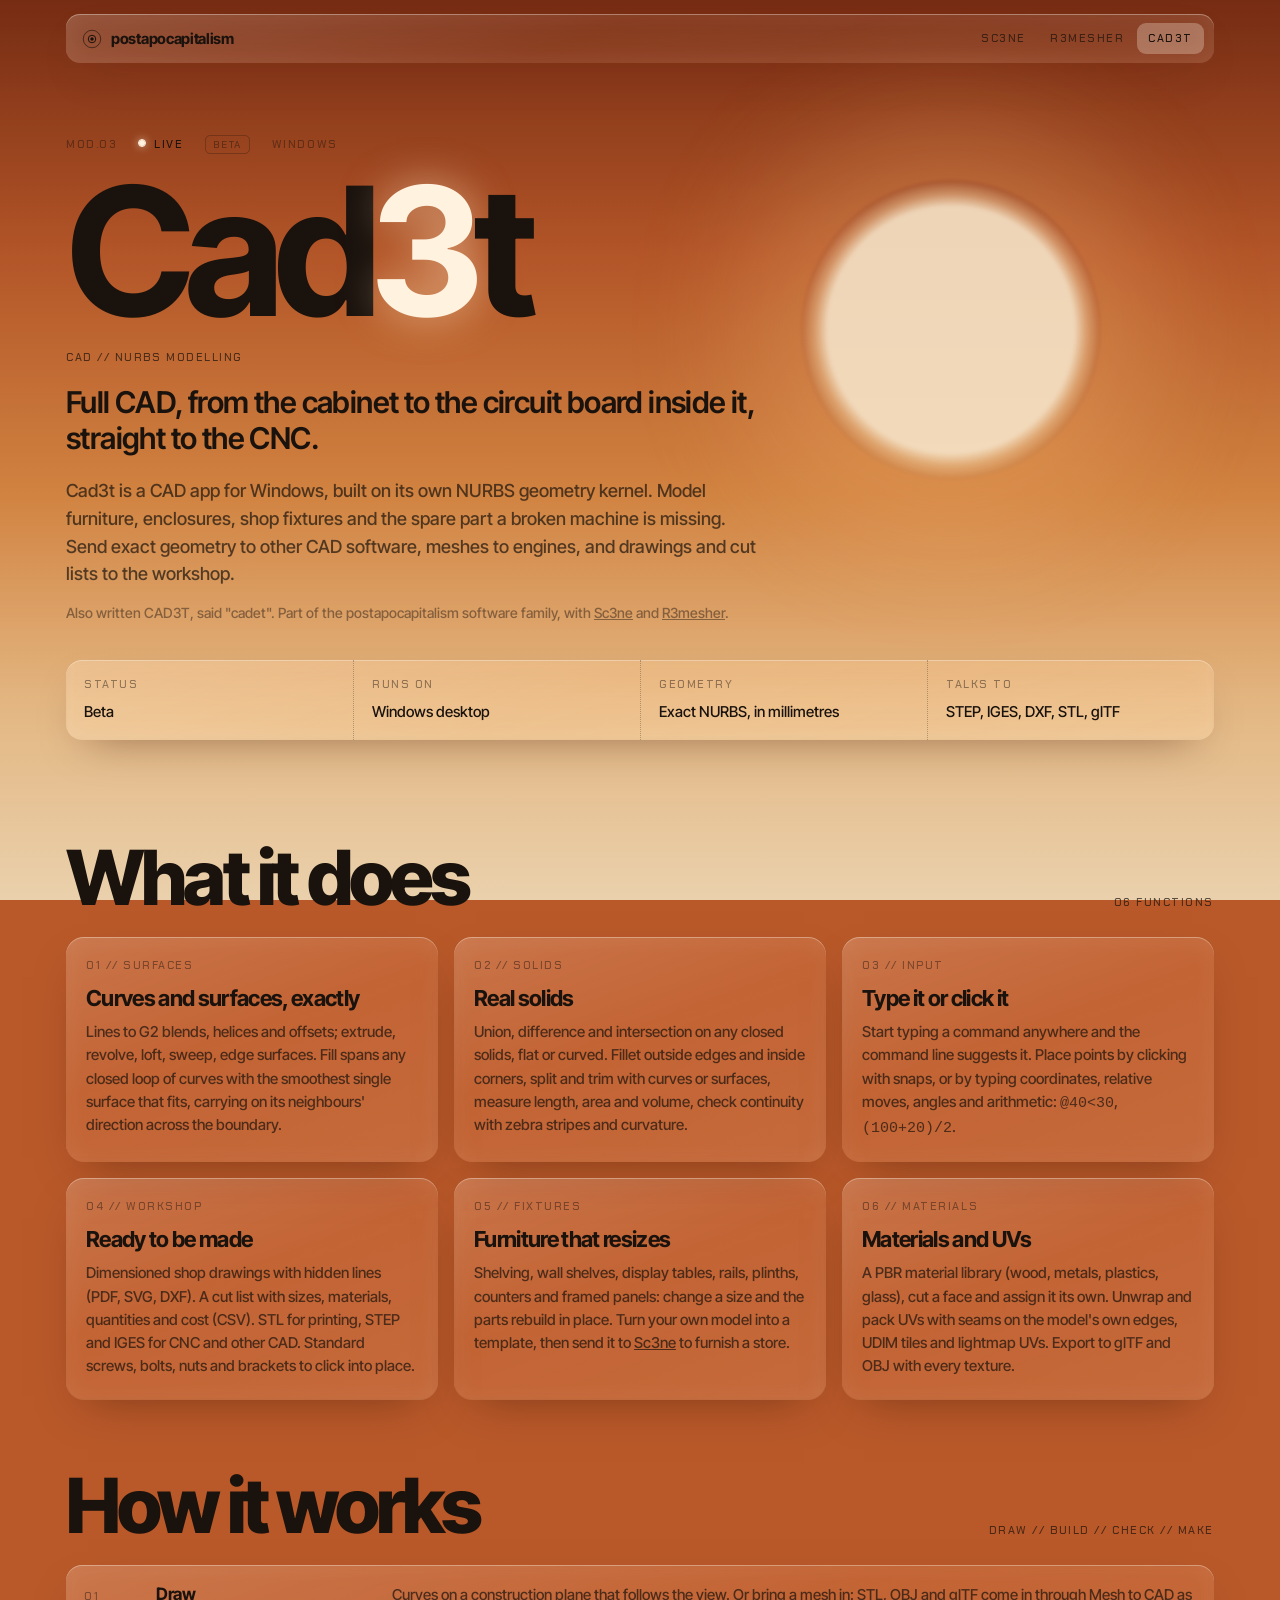
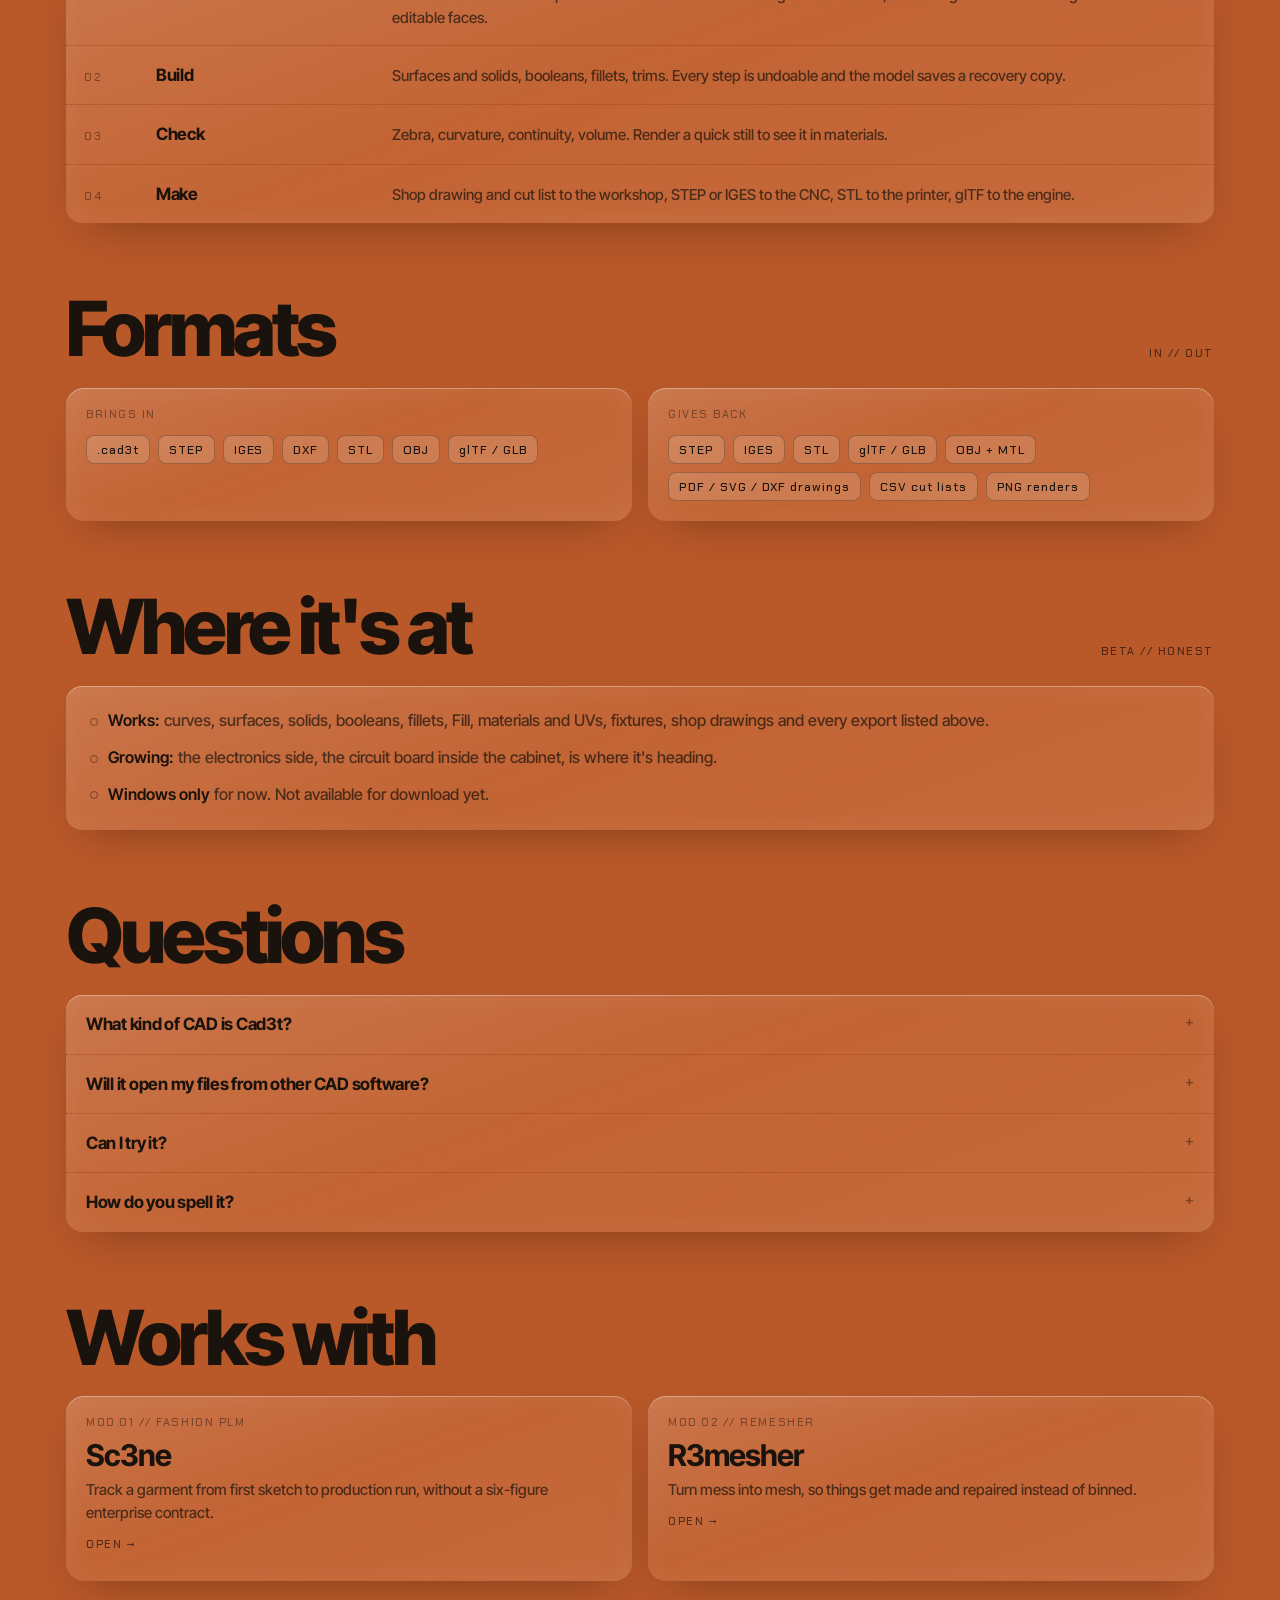
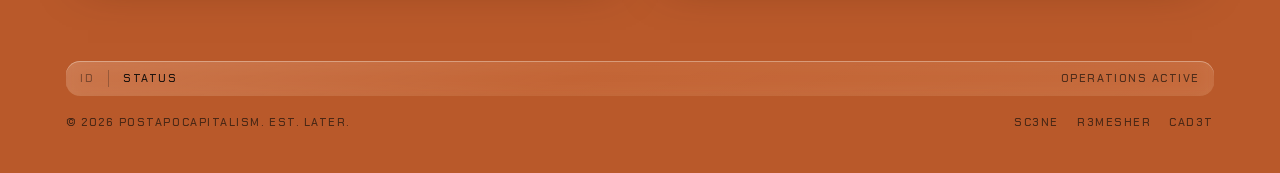
<file: cad3t/index.html>
<!doctype html>
<html lang="en">
<head>
<meta charset="utf-8">
<meta name="viewport" content="width=device-width, initial-scale=1">
<title>Cad3t (CAD3T): NURBS CAD for furniture, fixtures and spare parts | postapocapitalism</title>
<meta name="description" content="Cad3t (CAD3T) is NURBS CAD for Windows: curves, surfaces and solids with booleans and fillets, shop drawings, cut lists, and STEP, IGES, STL, DXF and glTF export. Model the cabinet, the fixture or the spare part.">
<link rel="canonical" href="https://postapocapitalism.org/cad3t/">
<meta name="theme-color" content="#7a2e14">
<meta property="og:type" content="website">
<meta property="og:site_name" content="postapocapitalism">
<meta property="og:title" content="Cad3t: NURBS CAD for furniture, fixtures and spare parts">
<meta property="og:description" content="Full CAD, from the cabinet to the circuit board inside it, straight to the CNC.">
<meta property="og:url" content="https://postapocapitalism.org/cad3t/">
<meta property="og:image" content="https://postapocapitalism.org/og/cad3t.png">
<meta property="og:image:width" content="1200">
<meta property="og:image:height" content="630">
<meta name="twitter:card" content="summary_large_image">
<link rel="icon" href="/favicon.ico" sizes="48x48">
<link rel="icon" href="/favicon.svg" type="image/svg+xml">
<link rel="apple-touch-icon" href="/apple-touch-icon.png">
<link rel="preconnect" href="https://fonts.googleapis.com">
<link rel="preconnect" href="https://fonts.gstatic.com" crossorigin>
<link href="https://fonts.googleapis.com/css2?family=Chakra+Petch:wght@400;500;600&family=Inter+Tight:wght@300;500;600;700;800&display=swap" rel="stylesheet">
<link rel="stylesheet" href="/product.css">
<script type="application/ld+json">
{
  "@context": "https://schema.org",
  "@graph": [
    {
      "@type": "SoftwareApplication",
      "@id": "https://postapocapitalism.org/cad3t/#software",
      "name": "Cad3t",
      "alternateName": ["CAD3T", "Cad3t CAD"],
      "url": "https://postapocapitalism.org/cad3t/",
      "image": "https://postapocapitalism.org/og/cad3t.png",
      "description": "NURBS CAD for Windows with its own geometry kernel: curves, surfaces, solids, booleans and fillets; materials and UVs; shop drawings and cut lists; STEP, IGES, STL, DXF, OBJ and glTF export.",
      "applicationCategory": "DesignApplication",
      "applicationSubCategory": "CAD, NURBS modelling",
      "operatingSystem": "Windows",
      "releaseNotes": "Beta",
      "publisher": { "@id": "https://postapocapitalism.org/#org" },
      "isRelatedTo": [
        { "@id": "https://postapocapitalism.org/sc3ne/#software" },
        { "@id": "https://postapocapitalism.org/r3mesher/#software" }
      ]
    },
    {
      "@type": "Organization",
      "@id": "https://postapocapitalism.org/#org",
      "name": "postapocapitalism",
      "url": "https://postapocapitalism.org/",
      "logo": "https://postapocapitalism.org/logo.png"
    },
    {
      "@type": "BreadcrumbList",
      "itemListElement": [
        { "@type": "ListItem", "position": 1, "name": "postapocapitalism", "item": "https://postapocapitalism.org/" },
        { "@type": "ListItem", "position": 2, "name": "Cad3t", "item": "https://postapocapitalism.org/cad3t/" }
      ]
    }
  ]
}
</script>
</head>
<body>

<div class="sky" aria-hidden="true"></div>
<div class="edge t" aria-hidden="true"></div><div class="edge b" aria-hidden="true"></div>
<div class="sun" aria-hidden="true"></div>

<div class="wrap nav">
  <div class="glass">
    <a href="/" class="brand">
      <svg viewBox="0 0 32 32" aria-hidden="true" fill="none" stroke="currentColor"><circle cx="16" cy="16" r="14"/><circle cx="16" cy="16" r="6" stroke-width="1.6"/><circle cx="16" cy="16" r="2.2" fill="currentColor"/></svg>
      <span class="wm">postapocapitalism</span>
    </a>
    <nav class="hud" aria-label="Software">
      <a href="/sc3ne/">Sc3ne</a>
      <a href="/r3mesher/">R3mesher</a>
      <a href="/cad3t/" aria-current="page">Cad3t</a>
    </nav>
  </div>
</div>

<main>
  <header class="p-hero">
    <div class="wrap">
      <div class="p-meta hud">
        <span>MOD.03</span>
        <span><i class="dot live"></i><b>Live</b></span>
        <span class="beta hud">Beta</span>
        <span>Windows</span>
      </div>
      <h1>Cad<span class="three">3</span>t</h1>
      <p class="p-kind hud">CAD // NURBS modelling</p>
      <p class="p-lede">Full CAD, from the cabinet to the circuit board inside it, straight to the CNC.</p>
      <p class="p-intro">Cad3t is a CAD app for Windows, built on its own NURBS geometry kernel. Model furniture, enclosures, shop fixtures and the spare part a broken machine is missing. Send exact geometry to other CAD software, meshes to engines, and drawings and cut lists to the workshop.</p>
      <p class="aka">Also written CAD3T, said "cadet". Part of the postapocapitalism software family, with <a href="/sc3ne/">Sc3ne</a> and <a href="/r3mesher/">R3mesher</a>.</p>

      <div class="spec glass">
        <div><span class="k hud">Status</span><span class="v">Beta</span></div>
        <div><span class="k hud">Runs on</span><span class="v">Windows desktop</span></div>
        <div><span class="k hud">Geometry</span><span class="v">Exact NURBS, in millimetres</span></div>
        <div><span class="k hud">Talks to</span><span class="v">STEP, IGES, DXF, STL, glTF</span></div>
      </div>
    </div>
  </header>

  <section id="features">
    <div class="wrap">
      <div class="sec-head"><h2>What it does</h2><div class="hud">06 functions</div></div>
      <div class="features">
        <article class="feat glass">
          <span class="n hud">01 // Surfaces</span>
          <h3>Curves and surfaces, exactly</h3>
          <p>Lines to G2 blends, helices and offsets; extrude, revolve, loft, sweep, edge surfaces. Fill spans any closed loop of curves with the smoothest single surface that fits, carrying on its neighbours' direction across the boundary.</p>
        </article>
        <article class="feat glass">
          <span class="n hud">02 // Solids</span>
          <h3>Real solids</h3>
          <p>Union, difference and intersection on any closed solids, flat or curved. Fillet outside edges and inside corners, split and trim with curves or surfaces, measure length, area and volume, check continuity with zebra stripes and curvature.</p>
        </article>
        <article class="feat glass">
          <span class="n hud">03 // Input</span>
          <h3>Type it or click it</h3>
          <p>Start typing a command anywhere and the command line suggests it. Place points by clicking with snaps, or by typing coordinates, relative moves, angles and arithmetic: <code>@40&lt;30</code>, <code>(100+20)/2</code>.</p>
        </article>
        <article class="feat glass">
          <span class="n hud">04 // Workshop</span>
          <h3>Ready to be made</h3>
          <p>Dimensioned shop drawings with hidden lines (PDF, SVG, DXF). A cut list with sizes, materials, quantities and cost (CSV). STL for printing, STEP and IGES for CNC and other CAD. Standard screws, bolts, nuts and brackets to click into place.</p>
        </article>
        <article class="feat glass">
          <span class="n hud">05 // Fixtures</span>
          <h3>Furniture that resizes</h3>
          <p>Shelving, wall shelves, display tables, rails, plinths, counters and framed panels: change a size and the parts rebuild in place. Turn your own model into a template, then send it to <a href="/sc3ne/">Sc3ne</a> to furnish a store.</p>
        </article>
        <article class="feat glass">
          <span class="n hud">06 // Materials</span>
          <h3>Materials and UVs</h3>
          <p>A PBR material library (wood, metals, plastics, glass), cut a face and assign it its own. Unwrap and pack UVs with seams on the model's own edges, UDIM tiles and lightmap UVs. Export to glTF and OBJ with every texture.</p>
        </article>
      </div>
    </div>
  </section>

  <section id="how">
    <div class="wrap">
      <div class="sec-head"><h2>How it works</h2><div class="hud">Draw // build // check // make</div></div>
      <ol class="steps glass">
        <li><b>Draw</b><span>Curves on a construction plane that follows the view. Or bring a mesh in: STL, OBJ and glTF come in through Mesh to CAD as editable faces.</span></li>
        <li><b>Build</b><span>Surfaces and solids, booleans, fillets, trims. Every step is undoable and the model saves a recovery copy.</span></li>
        <li><b>Check</b><span>Zebra, curvature, continuity, volume. Render a quick still to see it in materials.</span></li>
        <li><b>Make</b><span>Shop drawing and cut list to the workshop, STEP or IGES to the CNC, STL to the printer, glTF to the engine.</span></li>
      </ol>
    </div>
  </section>

  <section id="formats">
    <div class="wrap">
      <div class="sec-head"><h2>Formats</h2><div class="hud">In // out</div></div>
      <div class="formats">
        <div class="glass"><span class="k hud">Brings in</span>
          <ul class="chips"><li>.cad3t</li><li>STEP</li><li>IGES</li><li>DXF</li><li>STL</li><li>OBJ</li><li>glTF / GLB</li></ul>
        </div>
        <div class="glass"><span class="k hud">Gives back</span>
          <ul class="chips"><li>STEP</li><li>IGES</li><li>STL</li><li>glTF / GLB</li><li>OBJ + MTL</li><li>PDF / SVG / DXF drawings</li><li>CSV cut lists</li><li>PNG renders</li></ul>
        </div>
      </div>
    </div>
  </section>

  <section id="status">
    <div class="wrap">
      <div class="sec-head"><h2>Where it's at</h2><div class="hud">Beta // honest</div></div>
      <div class="status glass">
        <ul>
          <li><b>Works:</b> curves, surfaces, solids, booleans, fillets, Fill, materials and UVs, fixtures, shop drawings and every export listed above.</li>
          <li><b>Growing:</b> the electronics side, the circuit board inside the cabinet, is where it's heading.</li>
          <li><b>Windows only</b> for now. Not available for download yet.</li>
        </ul>
      </div>
    </div>
  </section>

  <section id="faq">
    <div class="wrap">
      <div class="sec-head"><h2>Questions</h2></div>
      <div class="faq glass">
        <details><summary>What kind of CAD is Cad3t?</summary><p>NURBS surface and solid modelling, the kind used for furniture, product design and enclosures, with its own geometry kernel. Geometry stays exact until you export a mesh.</p></details>
        <details><summary>Will it open my files from other CAD software?</summary><p>STEP, IGES and DXF come straight in, and STEP and IGES go back out exact, for Rhino, SolidWorks, Fusion, Inventor, FreeCAD and Alias.</p></details>
        <details><summary>Can I try it?</summary><p>Not yet. Cad3t is in beta and not publicly downloadable.</p></details>
        <details><summary>How do you spell it?</summary><p>Cad3t, with a 3 for the e, said "cadet". CAD3T in capitals is the same app.</p></details>
      </div>
    </div>
  </section>

  <section id="family">
    <div class="wrap">
      <div class="sec-head"><h2>Works with</h2></div>
      <div class="others">
        <a class="other glass" href="/sc3ne/"><span class="hud">MOD.01 // Fashion PLM</span><b>Sc3ne</b><p>Track a garment from first sketch to production run, without a six-figure enterprise contract.</p><span class="go hud">Open →</span></a>
        <a class="other glass" href="/r3mesher/"><span class="hud">MOD.02 // Remesher</span><b>R3mesher</b><p>Turn mess into mesh, so things get made and repaired instead of binned.</p><span class="go hud">Open →</span></a>
      </div>
    </div>
  </section>
</main>

<footer>
  <div class="wrap">
    <div class="glass bar hud"><span class="id">ID</span><span>Status</span><span class="sp"></span><span style="color:var(--ink-soft)">Operations active</span></div>
    <div class="meta hud">
      <span>© 2026 <a href="/">postapocapitalism</a>. Est. later.</span>
      <span class="links"><a href="/sc3ne/">Sc3ne</a><a href="/r3mesher/">R3mesher</a><a href="/cad3t/">Cad3t</a></span>
    </div>
  </div>
</footer>

</body>
</html>
</file>
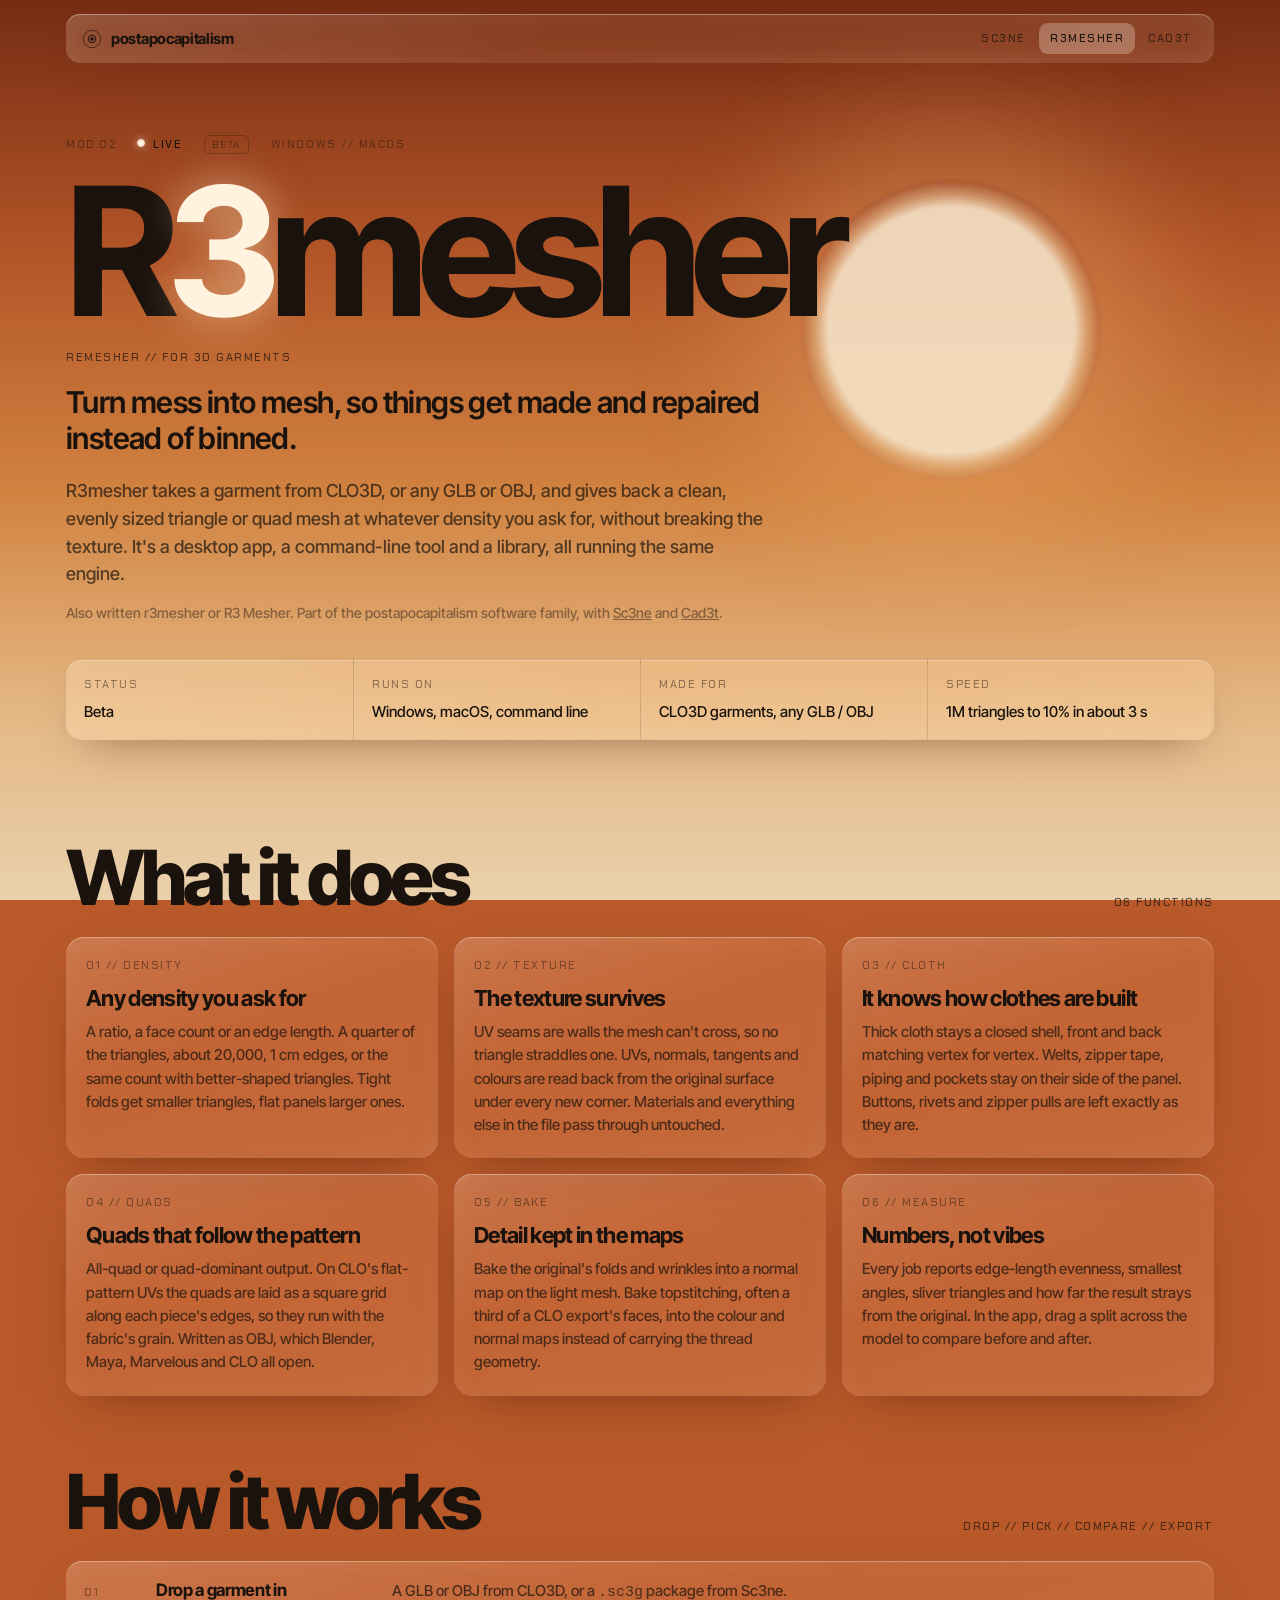
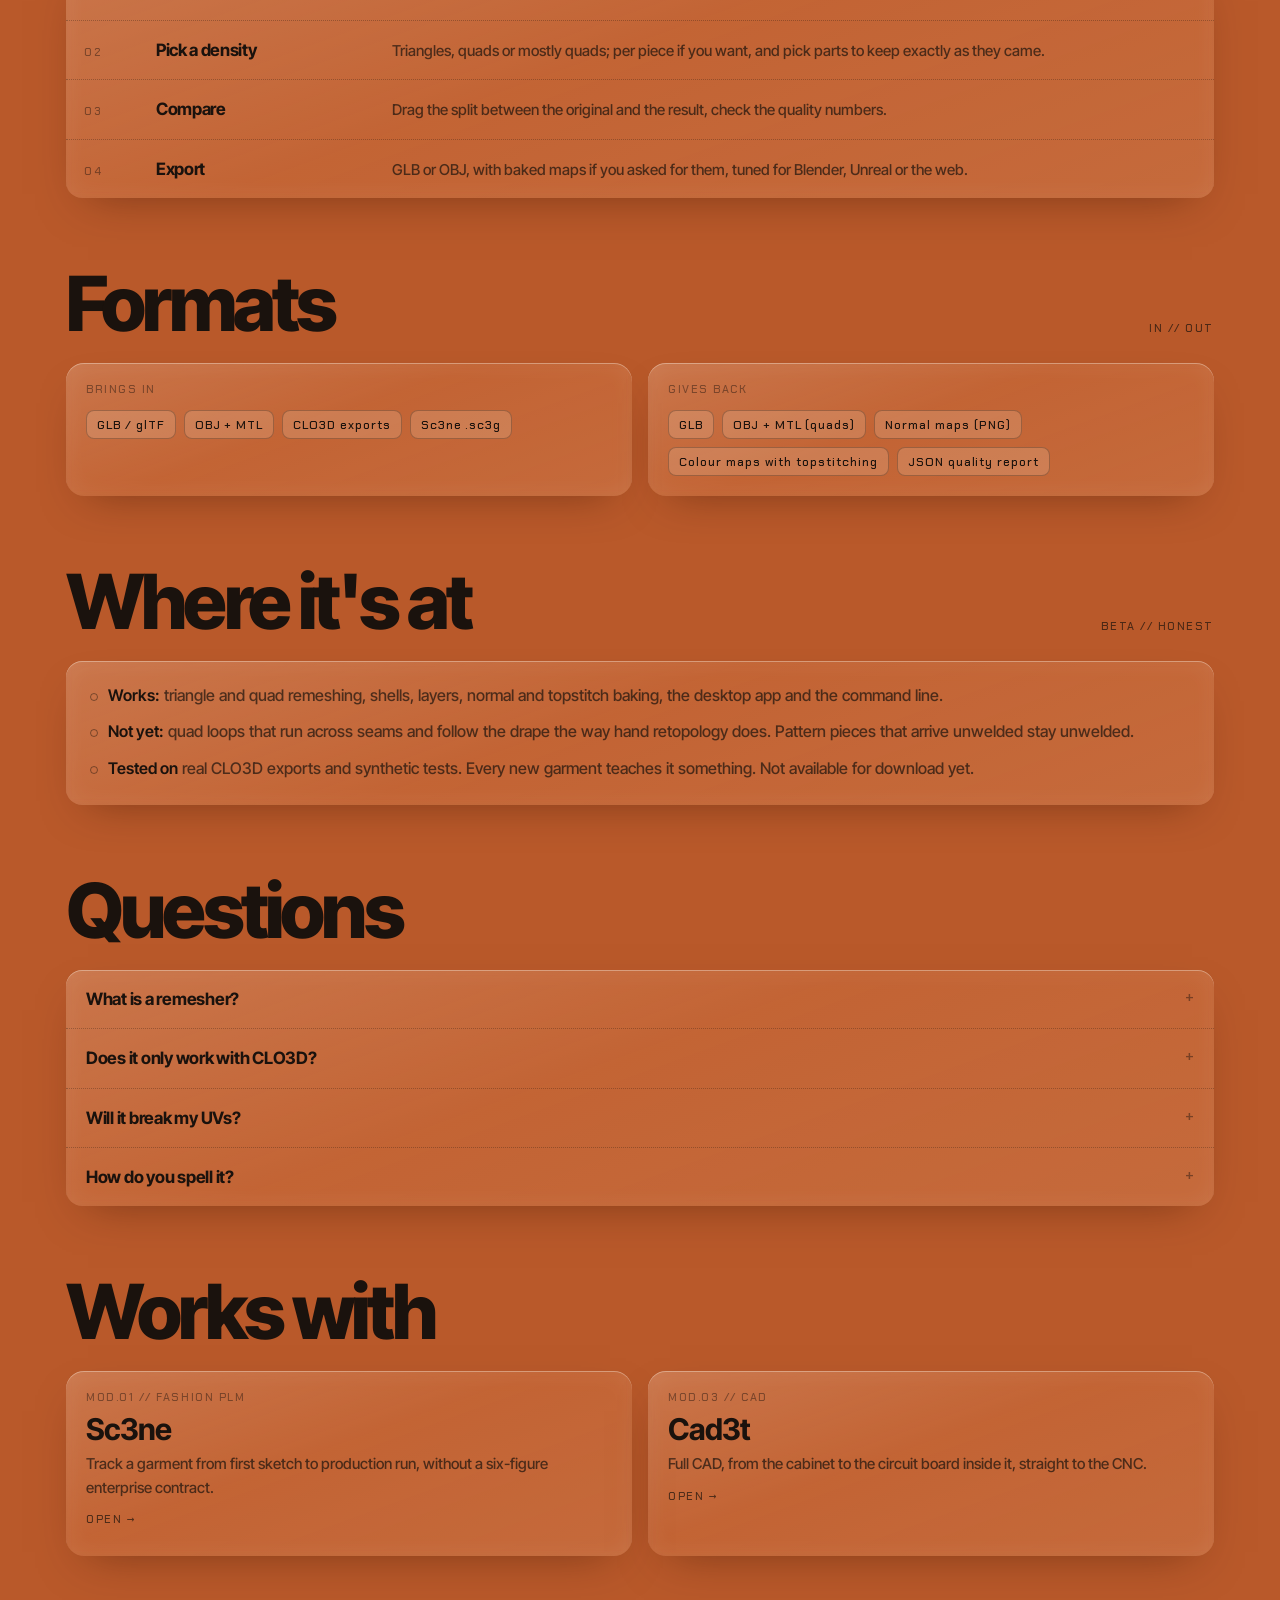
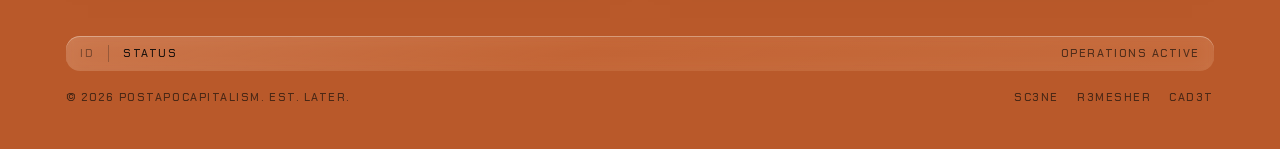
<file: r3mesher/index.html>
<!doctype html>
<html lang="en">
<head>
<meta charset="utf-8">
<meta name="viewport" content="width=device-width, initial-scale=1">
<title>R3mesher (r3mesher): remesher for 3D garments and CLO3D exports | postapocapitalism</title>
<meta name="description" content="R3mesher is a remesher for 3D garments. Clean, even triangle or quad meshes at any density from CLO3D, GLB and OBJ files, without breaking UVs or textures. Normal and topstitch baking. Windows and macOS.">
<link rel="canonical" href="https://postapocapitalism.org/r3mesher/">
<meta name="theme-color" content="#7a2e14">
<meta property="og:type" content="website">
<meta property="og:site_name" content="postapocapitalism">
<meta property="og:title" content="R3mesher: remesher for 3D garments">
<meta property="og:description" content="Turn mess into mesh, so things get made and repaired instead of binned.">
<meta property="og:url" content="https://postapocapitalism.org/r3mesher/">
<meta property="og:image" content="https://postapocapitalism.org/og/r3mesher.png">
<meta property="og:image:width" content="1200">
<meta property="og:image:height" content="630">
<meta name="twitter:card" content="summary_large_image">
<link rel="icon" href="/favicon.ico" sizes="48x48">
<link rel="icon" href="/favicon.svg" type="image/svg+xml">
<link rel="apple-touch-icon" href="/apple-touch-icon.png">
<link rel="preconnect" href="https://fonts.googleapis.com">
<link rel="preconnect" href="https://fonts.gstatic.com" crossorigin>
<link href="https://fonts.googleapis.com/css2?family=Chakra+Petch:wght@400;500;600&family=Inter+Tight:wght@300;500;600;700;800&display=swap" rel="stylesheet">
<link rel="stylesheet" href="/product.css">
<script type="application/ld+json">
{
  "@context": "https://schema.org",
  "@graph": [
    {
      "@type": "SoftwareApplication",
      "@id": "https://postapocapitalism.org/r3mesher/#software",
      "name": "R3mesher",
      "alternateName": ["r3mesher", "R3 Mesher", "R3MESHER"],
      "url": "https://postapocapitalism.org/r3mesher/",
      "image": "https://postapocapitalism.org/og/r3mesher.png",
      "description": "Remesher for 3D garments. Takes a CLO3D, GLB or OBJ garment and returns a clean, evenly sized triangle or quad mesh at any density, keeping UV seams, textures and every vertex attribute. Bakes normal maps and topstitching.",
      "applicationCategory": "DesignApplication",
      "applicationSubCategory": "3D remeshing, retopology",
      "operatingSystem": "Windows, macOS",
      "releaseNotes": "Beta",
      "publisher": { "@id": "https://postapocapitalism.org/#org" },
      "isRelatedTo": [
        { "@id": "https://postapocapitalism.org/sc3ne/#software" },
        { "@id": "https://postapocapitalism.org/cad3t/#software" }
      ]
    },
    {
      "@type": "Organization",
      "@id": "https://postapocapitalism.org/#org",
      "name": "postapocapitalism",
      "url": "https://postapocapitalism.org/",
      "logo": "https://postapocapitalism.org/logo.png"
    },
    {
      "@type": "BreadcrumbList",
      "itemListElement": [
        { "@type": "ListItem", "position": 1, "name": "postapocapitalism", "item": "https://postapocapitalism.org/" },
        { "@type": "ListItem", "position": 2, "name": "R3mesher", "item": "https://postapocapitalism.org/r3mesher/" }
      ]
    }
  ]
}
</script>
</head>
<body>

<div class="sky" aria-hidden="true"></div>
<div class="edge t" aria-hidden="true"></div><div class="edge b" aria-hidden="true"></div>
<div class="sun" aria-hidden="true"></div>

<div class="wrap nav">
  <div class="glass">
    <a href="/" class="brand">
      <svg viewBox="0 0 32 32" aria-hidden="true" fill="none" stroke="currentColor"><circle cx="16" cy="16" r="14"/><circle cx="16" cy="16" r="6" stroke-width="1.6"/><circle cx="16" cy="16" r="2.2" fill="currentColor"/></svg>
      <span class="wm">postapocapitalism</span>
    </a>
    <nav class="hud" aria-label="Software">
      <a href="/sc3ne/">Sc3ne</a>
      <a href="/r3mesher/" aria-current="page">R3mesher</a>
      <a href="/cad3t/">Cad3t</a>
    </nav>
  </div>
</div>

<main>
  <header class="p-hero">
    <div class="wrap">
      <div class="p-meta hud">
        <span>MOD.02</span>
        <span><i class="dot live"></i><b>Live</b></span>
        <span class="beta hud">Beta</span>
        <span>Windows // macOS</span>
      </div>
      <h1>R<span class="three">3</span>mesher</h1>
      <p class="p-kind hud">Remesher // for 3D garments</p>
      <p class="p-lede">Turn mess into mesh, so things get made and repaired instead of binned.</p>
      <p class="p-intro">R3mesher takes a garment from CLO3D, or any GLB or OBJ, and gives back a clean, evenly sized triangle or quad mesh at whatever density you ask for, without breaking the texture. It's a desktop app, a command-line tool and a library, all running the same engine.</p>
      <p class="aka">Also written r3mesher or R3 Mesher. Part of the postapocapitalism software family, with <a href="/sc3ne/">Sc3ne</a> and <a href="/cad3t/">Cad3t</a>.</p>

      <div class="spec glass">
        <div><span class="k hud">Status</span><span class="v">Beta</span></div>
        <div><span class="k hud">Runs on</span><span class="v">Windows, macOS, command line</span></div>
        <div><span class="k hud">Made for</span><span class="v">CLO3D garments, any GLB / OBJ</span></div>
        <div><span class="k hud">Speed</span><span class="v">1M triangles to 10% in about 3 s</span></div>
      </div>
    </div>
  </header>

  <section id="features">
    <div class="wrap">
      <div class="sec-head"><h2>What it does</h2><div class="hud">06 functions</div></div>
      <div class="features">
        <article class="feat glass">
          <span class="n hud">01 // Density</span>
          <h3>Any density you ask for</h3>
          <p>A ratio, a face count or an edge length. A quarter of the triangles, about 20,000, 1 cm edges, or the same count with better-shaped triangles. Tight folds get smaller triangles, flat panels larger ones.</p>
        </article>
        <article class="feat glass">
          <span class="n hud">02 // Texture</span>
          <h3>The texture survives</h3>
          <p>UV seams are walls the mesh can't cross, so no triangle straddles one. UVs, normals, tangents and colours are read back from the original surface under every new corner. Materials and everything else in the file pass through untouched.</p>
        </article>
        <article class="feat glass">
          <span class="n hud">03 // Cloth</span>
          <h3>It knows how clothes are built</h3>
          <p>Thick cloth stays a closed shell, front and back matching vertex for vertex. Welts, zipper tape, piping and pockets stay on their side of the panel. Buttons, rivets and zipper pulls are left exactly as they are.</p>
        </article>
        <article class="feat glass">
          <span class="n hud">04 // Quads</span>
          <h3>Quads that follow the pattern</h3>
          <p>All-quad or quad-dominant output. On CLO's flat-pattern UVs the quads are laid as a square grid along each piece's edges, so they run with the fabric's grain. Written as OBJ, which Blender, Maya, Marvelous and CLO all open.</p>
        </article>
        <article class="feat glass">
          <span class="n hud">05 // Bake</span>
          <h3>Detail kept in the maps</h3>
          <p>Bake the original's folds and wrinkles into a normal map on the light mesh. Bake topstitching, often a third of a CLO export's faces, into the colour and normal maps instead of carrying the thread geometry.</p>
        </article>
        <article class="feat glass">
          <span class="n hud">06 // Measure</span>
          <h3>Numbers, not vibes</h3>
          <p>Every job reports edge-length evenness, smallest angles, sliver triangles and how far the result strays from the original. In the app, drag a split across the model to compare before and after.</p>
        </article>
      </div>
    </div>
  </section>

  <section id="how">
    <div class="wrap">
      <div class="sec-head"><h2>How it works</h2><div class="hud">Drop // pick // compare // export</div></div>
      <ol class="steps glass">
        <li><b>Drop a garment in</b><span>A GLB or OBJ from CLO3D, or a <code>.sc3g</code> package from Sc3ne.</span></li>
        <li><b>Pick a density</b><span>Triangles, quads or mostly quads; per piece if you want, and pick parts to keep exactly as they came.</span></li>
        <li><b>Compare</b><span>Drag the split between the original and the result, check the quality numbers.</span></li>
        <li><b>Export</b><span>GLB or OBJ, with baked maps if you asked for them, tuned for Blender, Unreal or the web.</span></li>
      </ol>
    </div>
  </section>

  <section id="formats">
    <div class="wrap">
      <div class="sec-head"><h2>Formats</h2><div class="hud">In // out</div></div>
      <div class="formats">
        <div class="glass"><span class="k hud">Brings in</span>
          <ul class="chips"><li>GLB / glTF</li><li>OBJ + MTL</li><li>CLO3D exports</li><li>Sc3ne .sc3g</li></ul>
        </div>
        <div class="glass"><span class="k hud">Gives back</span>
          <ul class="chips"><li>GLB</li><li>OBJ + MTL (quads)</li><li>Normal maps (PNG)</li><li>Colour maps with topstitching</li><li>JSON quality report</li></ul>
        </div>
      </div>
    </div>
  </section>

  <section id="status">
    <div class="wrap">
      <div class="sec-head"><h2>Where it's at</h2><div class="hud">Beta // honest</div></div>
      <div class="status glass">
        <ul>
          <li><b>Works:</b> triangle and quad remeshing, shells, layers, normal and topstitch baking, the desktop app and the command line.</li>
          <li><b>Not yet:</b> quad loops that run across seams and follow the drape the way hand retopology does. Pattern pieces that arrive unwelded stay unwelded.</li>
          <li><b>Tested on</b> real CLO3D exports and synthetic tests. Every new garment teaches it something. Not available for download yet.</li>
        </ul>
      </div>
    </div>
  </section>

  <section id="faq">
    <div class="wrap">
      <div class="sec-head"><h2>Questions</h2></div>
      <div class="faq glass">
        <details><summary>What is a remesher?</summary><p>A remesher rebuilds a 3D model's surface out of new, well-shaped triangles or quads, at the density you need, while keeping its shape. Simulation exports like CLO3D's are dense and uneven; a remeshed garment is lighter to render, simulate, edit and send.</p></details>
        <details><summary>Does it only work with CLO3D?</summary><p>It's built around CLO3D garments, but any GLB or OBJ goes in. The garment-specific parts (shells, layers, trims, topstitching) simply have nothing to do on other models.</p></details>
        <details><summary>Will it break my UVs?</summary><p>No. UV seams are hard constraints, and every attribute is transferred from the original surface at the end. If the UVs can't hold a baked map (CLO's often overlap), a second, clean UV set is made for the bake and the originals stay.</p></details>
        <details><summary>How do you spell it?</summary><p>R3mesher, with a 3 for the e. r3mesher and R3 Mesher are the same tool.</p></details>
      </div>
    </div>
  </section>

  <section id="family">
    <div class="wrap">
      <div class="sec-head"><h2>Works with</h2></div>
      <div class="others">
        <a class="other glass" href="/sc3ne/"><span class="hud">MOD.01 // Fashion PLM</span><b>Sc3ne</b><p>Track a garment from first sketch to production run, without a six-figure enterprise contract.</p><span class="go hud">Open →</span></a>
        <a class="other glass" href="/cad3t/"><span class="hud">MOD.03 // CAD</span><b>Cad3t</b><p>Full CAD, from the cabinet to the circuit board inside it, straight to the CNC.</p><span class="go hud">Open →</span></a>
      </div>
    </div>
  </section>
</main>

<footer>
  <div class="wrap">
    <div class="glass bar hud"><span class="id">ID</span><span>Status</span><span class="sp"></span><span style="color:var(--ink-soft)">Operations active</span></div>
    <div class="meta hud">
      <span>© 2026 <a href="/">postapocapitalism</a>. Est. later.</span>
      <span class="links"><a href="/sc3ne/">Sc3ne</a><a href="/r3mesher/">R3mesher</a><a href="/cad3t/">Cad3t</a></span>
    </div>
  </div>
</footer>

</body>
</html>
</file>
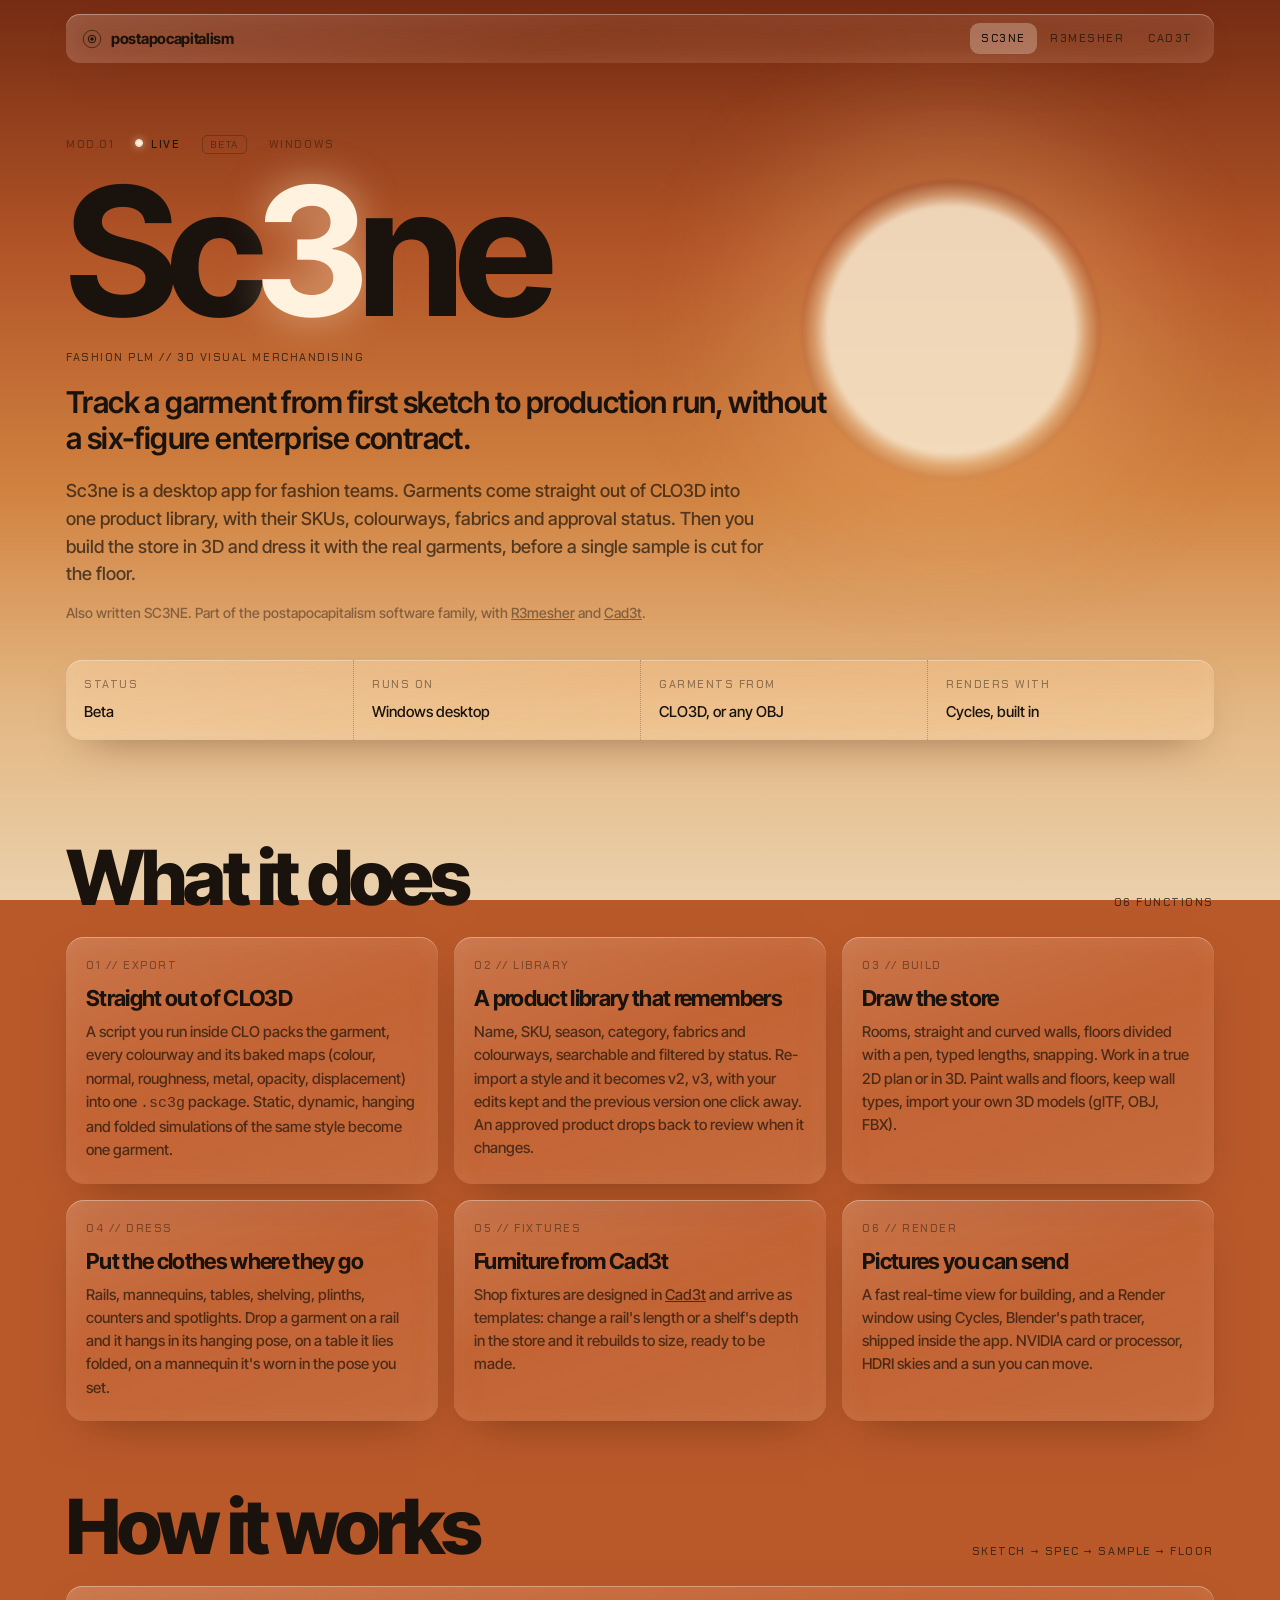
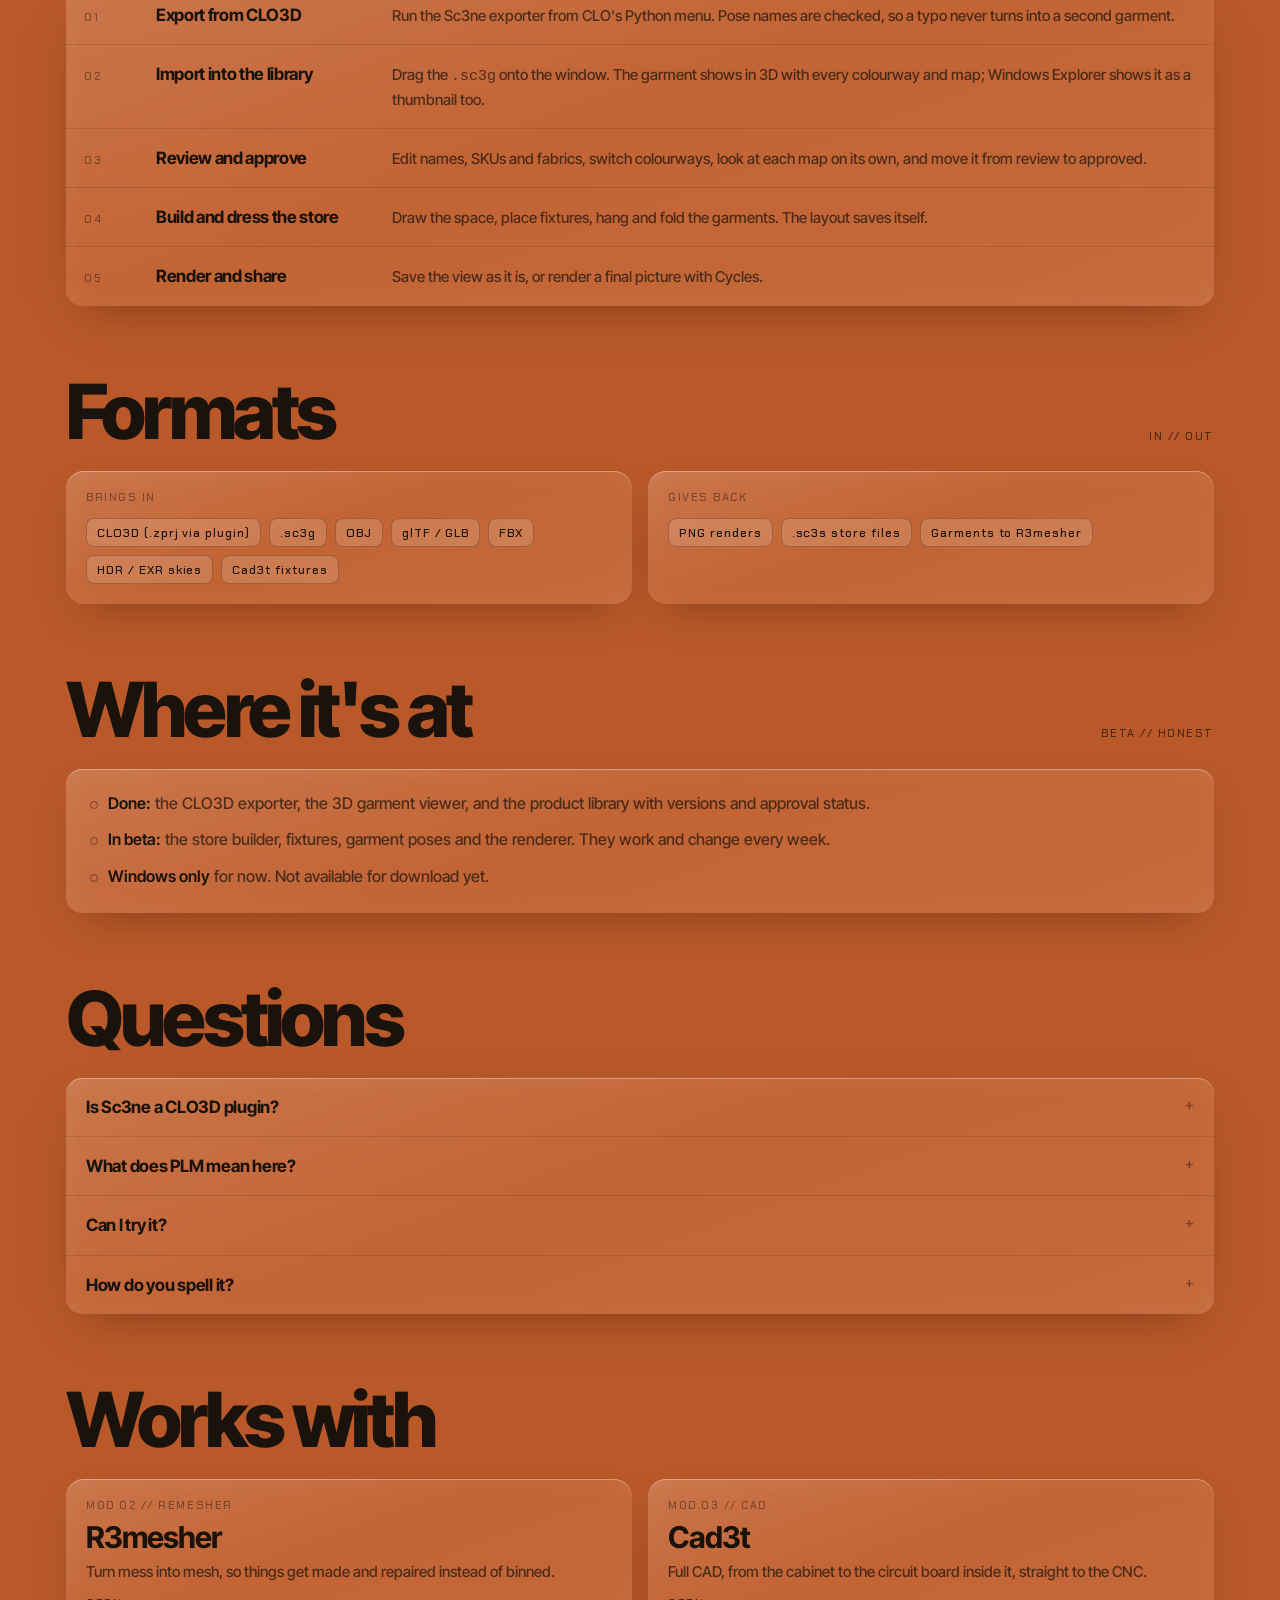
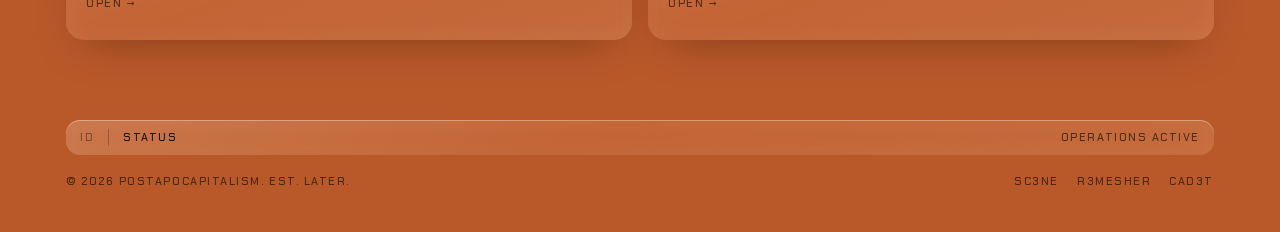
<file: sc3ne/index.html>
<!doctype html>
<html lang="en">
<head>
<meta charset="utf-8">
<meta name="viewport" content="width=device-width, initial-scale=1">
<title>Sc3ne (SC3NE): fashion PLM and 3D visual merchandising | postapocapitalism</title>
<meta name="description" content="Sc3ne (SC3NE) is fashion PLM and 3D visual merchandising software. Bring garments straight from CLO3D, keep SKUs, colourways and approvals in one library, then build a store in 3D and dress it.">
<link rel="canonical" href="https://postapocapitalism.org/sc3ne/">
<meta name="theme-color" content="#7a2e14">
<meta property="og:type" content="website">
<meta property="og:site_name" content="postapocapitalism">
<meta property="og:title" content="Sc3ne: fashion PLM and 3D visual merchandising">
<meta property="og:description" content="Track a garment from first sketch to production run, without a six-figure enterprise contract.">
<meta property="og:url" content="https://postapocapitalism.org/sc3ne/">
<meta property="og:image" content="https://postapocapitalism.org/og/sc3ne.png">
<meta property="og:image:width" content="1200">
<meta property="og:image:height" content="630">
<meta name="twitter:card" content="summary_large_image">
<link rel="icon" href="/favicon.ico" sizes="48x48">
<link rel="icon" href="/favicon.svg" type="image/svg+xml">
<link rel="apple-touch-icon" href="/apple-touch-icon.png">
<link rel="preconnect" href="https://fonts.googleapis.com">
<link rel="preconnect" href="https://fonts.gstatic.com" crossorigin>
<link href="https://fonts.googleapis.com/css2?family=Chakra+Petch:wght@400;500;600&family=Inter+Tight:wght@300;500;600;700;800&display=swap" rel="stylesheet">
<link rel="stylesheet" href="/product.css">
<script type="application/ld+json">
{
  "@context": "https://schema.org",
  "@graph": [
    {
      "@type": "SoftwareApplication",
      "@id": "https://postapocapitalism.org/sc3ne/#software",
      "name": "Sc3ne",
      "alternateName": ["SC3NE", "Sc3ne PLM"],
      "url": "https://postapocapitalism.org/sc3ne/",
      "image": "https://postapocapitalism.org/og/sc3ne.png",
      "description": "Fashion PLM and 3D visual merchandising. Garments come straight from CLO3D into a product library with SKUs, colourways, fabrics, versions and approval status, and into 3D stores you build and dress.",
      "applicationCategory": "BusinessApplication",
      "applicationSubCategory": "Fashion PLM, 3D visual merchandising",
      "operatingSystem": "Windows",
      "releaseNotes": "Beta",
      "publisher": { "@id": "https://postapocapitalism.org/#org" },
      "isRelatedTo": [
        { "@id": "https://postapocapitalism.org/r3mesher/#software" },
        { "@id": "https://postapocapitalism.org/cad3t/#software" }
      ]
    },
    {
      "@type": "Organization",
      "@id": "https://postapocapitalism.org/#org",
      "name": "postapocapitalism",
      "url": "https://postapocapitalism.org/",
      "logo": "https://postapocapitalism.org/logo.png"
    },
    {
      "@type": "BreadcrumbList",
      "itemListElement": [
        { "@type": "ListItem", "position": 1, "name": "postapocapitalism", "item": "https://postapocapitalism.org/" },
        { "@type": "ListItem", "position": 2, "name": "Sc3ne", "item": "https://postapocapitalism.org/sc3ne/" }
      ]
    }
  ]
}
</script>
</head>
<body>

<div class="sky" aria-hidden="true"></div>
<div class="edge t" aria-hidden="true"></div><div class="edge b" aria-hidden="true"></div>
<div class="sun" aria-hidden="true"></div>

<div class="wrap nav">
  <div class="glass">
    <a href="/" class="brand">
      <svg viewBox="0 0 32 32" aria-hidden="true" fill="none" stroke="currentColor"><circle cx="16" cy="16" r="14"/><circle cx="16" cy="16" r="6" stroke-width="1.6"/><circle cx="16" cy="16" r="2.2" fill="currentColor"/></svg>
      <span class="wm">postapocapitalism</span>
    </a>
    <nav class="hud" aria-label="Software">
      <a href="/sc3ne/" aria-current="page">Sc3ne</a>
      <a href="/r3mesher/">R3mesher</a>
      <a href="/cad3t/">Cad3t</a>
    </nav>
  </div>
</div>

<main>
  <header class="p-hero">
    <div class="wrap">
      <div class="p-meta hud">
        <span>MOD.01</span>
        <span><i class="dot live"></i><b>Live</b></span>
        <span class="beta hud">Beta</span>
        <span>Windows</span>
      </div>
      <h1>Sc<span class="three">3</span>ne</h1>
      <p class="p-kind hud">Fashion PLM // 3D visual merchandising</p>
      <p class="p-lede">Track a garment from first sketch to production run, without a six-figure enterprise contract.</p>
      <p class="p-intro">Sc3ne is a desktop app for fashion teams. Garments come straight out of CLO3D into one product library, with their SKUs, colourways, fabrics and approval status. Then you build the store in 3D and dress it with the real garments, before a single sample is cut for the floor.</p>
      <p class="aka">Also written SC3NE. Part of the postapocapitalism software family, with <a href="/r3mesher/">R3mesher</a> and <a href="/cad3t/">Cad3t</a>.</p>

      <div class="spec glass">
        <div><span class="k hud">Status</span><span class="v">Beta</span></div>
        <div><span class="k hud">Runs on</span><span class="v">Windows desktop</span></div>
        <div><span class="k hud">Garments from</span><span class="v">CLO3D, or any OBJ</span></div>
        <div><span class="k hud">Renders with</span><span class="v">Cycles, built in</span></div>
      </div>
    </div>
  </header>

  <section id="features">
    <div class="wrap">
      <div class="sec-head"><h2>What it does</h2><div class="hud">06 functions</div></div>
      <div class="features">
        <article class="feat glass">
          <span class="n hud">01 // Export</span>
          <h3>Straight out of CLO3D</h3>
          <p>A script you run inside CLO packs the garment, every colourway and its baked maps (colour, normal, roughness, metal, opacity, displacement) into one <code>.sc3g</code> package. Static, dynamic, hanging and folded simulations of the same style become one garment.</p>
        </article>
        <article class="feat glass">
          <span class="n hud">02 // Library</span>
          <h3>A product library that remembers</h3>
          <p>Name, SKU, season, category, fabrics and colourways, searchable and filtered by status. Re-import a style and it becomes v2, v3, with your edits kept and the previous version one click away. An approved product drops back to review when it changes.</p>
        </article>
        <article class="feat glass">
          <span class="n hud">03 // Build</span>
          <h3>Draw the store</h3>
          <p>Rooms, straight and curved walls, floors divided with a pen, typed lengths, snapping. Work in a true 2D plan or in 3D. Paint walls and floors, keep wall types, import your own 3D models (glTF, OBJ, FBX).</p>
        </article>
        <article class="feat glass">
          <span class="n hud">04 // Dress</span>
          <h3>Put the clothes where they go</h3>
          <p>Rails, mannequins, tables, shelving, plinths, counters and spotlights. Drop a garment on a rail and it hangs in its hanging pose, on a table it lies folded, on a mannequin it's worn in the pose you set.</p>
        </article>
        <article class="feat glass">
          <span class="n hud">05 // Fixtures</span>
          <h3>Furniture from Cad3t</h3>
          <p>Shop fixtures are designed in <a href="/cad3t/">Cad3t</a> and arrive as templates: change a rail's length or a shelf's depth in the store and it rebuilds to size, ready to be made.</p>
        </article>
        <article class="feat glass">
          <span class="n hud">06 // Render</span>
          <h3>Pictures you can send</h3>
          <p>A fast real-time view for building, and a Render window using Cycles, Blender's path tracer, shipped inside the app. NVIDIA card or processor, HDRI skies and a sun you can move.</p>
        </article>
      </div>
    </div>
  </section>

  <section id="how">
    <div class="wrap">
      <div class="sec-head"><h2>How it works</h2><div class="hud">Sketch → spec → sample → floor</div></div>
      <ol class="steps glass">
        <li><b>Export from CLO3D</b><span>Run the Sc3ne exporter from CLO's Python menu. Pose names are checked, so a typo never turns into a second garment.</span></li>
        <li><b>Import into the library</b><span>Drag the <code>.sc3g</code> onto the window. The garment shows in 3D with every colourway and map; Windows Explorer shows it as a thumbnail too.</span></li>
        <li><b>Review and approve</b><span>Edit names, SKUs and fabrics, switch colourways, look at each map on its own, and move it from review to approved.</span></li>
        <li><b>Build and dress the store</b><span>Draw the space, place fixtures, hang and fold the garments. The layout saves itself.</span></li>
        <li><b>Render and share</b><span>Save the view as it is, or render a final picture with Cycles.</span></li>
      </ol>
    </div>
  </section>

  <section id="formats">
    <div class="wrap">
      <div class="sec-head"><h2>Formats</h2><div class="hud">In // out</div></div>
      <div class="formats">
        <div class="glass"><span class="k hud">Brings in</span>
          <ul class="chips"><li>CLO3D (.zprj via plugin)</li><li>.sc3g</li><li>OBJ</li><li>glTF / GLB</li><li>FBX</li><li>HDR / EXR skies</li><li>Cad3t fixtures</li></ul>
        </div>
        <div class="glass"><span class="k hud">Gives back</span>
          <ul class="chips"><li>PNG renders</li><li>.sc3s store files</li><li>Garments to R3mesher</li></ul>
        </div>
      </div>
    </div>
  </section>

  <section id="status">
    <div class="wrap">
      <div class="sec-head"><h2>Where it's at</h2><div class="hud">Beta // honest</div></div>
      <div class="status glass">
        <ul>
          <li><b>Done:</b> the CLO3D exporter, the 3D garment viewer, and the product library with versions and approval status.</li>
          <li><b>In beta:</b> the store builder, fixtures, garment poses and the renderer. They work and change every week.</li>
          <li><b>Windows only</b> for now. Not available for download yet.</li>
        </ul>
      </div>
    </div>
  </section>

  <section id="faq">
    <div class="wrap">
      <div class="sec-head"><h2>Questions</h2></div>
      <div class="faq glass">
        <details><summary>Is Sc3ne a CLO3D plugin?</summary><p>Partly. The exporter runs inside CLO3D; everything else is a separate Windows app. You can also pack plain OBJ files without CLO.</p></details>
        <details><summary>What does PLM mean here?</summary><p>Product lifecycle management: keeping every style, its colourways, fabrics, versions and approval status in one place from first sketch to production, instead of in folders and spreadsheets.</p></details>
        <details><summary>Can I try it?</summary><p>Not yet. Sc3ne is in beta and not publicly downloadable.</p></details>
        <details><summary>How do you spell it?</summary><p>Sc3ne, with a 3 for the e. SC3NE in capitals is the same app.</p></details>
      </div>
    </div>
  </section>

  <section id="family">
    <div class="wrap">
      <div class="sec-head"><h2>Works with</h2></div>
      <div class="others">
        <a class="other glass" href="/r3mesher/"><span class="hud">MOD.02 // Remesher</span><b>R3mesher</b><p>Turn mess into mesh, so things get made and repaired instead of binned.</p><span class="go hud">Open →</span></a>
        <a class="other glass" href="/cad3t/"><span class="hud">MOD.03 // CAD</span><b>Cad3t</b><p>Full CAD, from the cabinet to the circuit board inside it, straight to the CNC.</p><span class="go hud">Open →</span></a>
      </div>
    </div>
  </section>
</main>

<footer>
  <div class="wrap">
    <div class="glass bar hud"><span class="id">ID</span><span>Status</span><span class="sp"></span><span style="color:var(--ink-soft)">Operations active</span></div>
    <div class="meta hud">
      <span>© 2026 <a href="/">postapocapitalism</a>. Est. later.</span>
      <span class="links"><a href="/sc3ne/">Sc3ne</a><a href="/r3mesher/">R3mesher</a><a href="/cad3t/">Cad3t</a></span>
    </div>
  </div>
</footer>

</body>
</html>
</file>
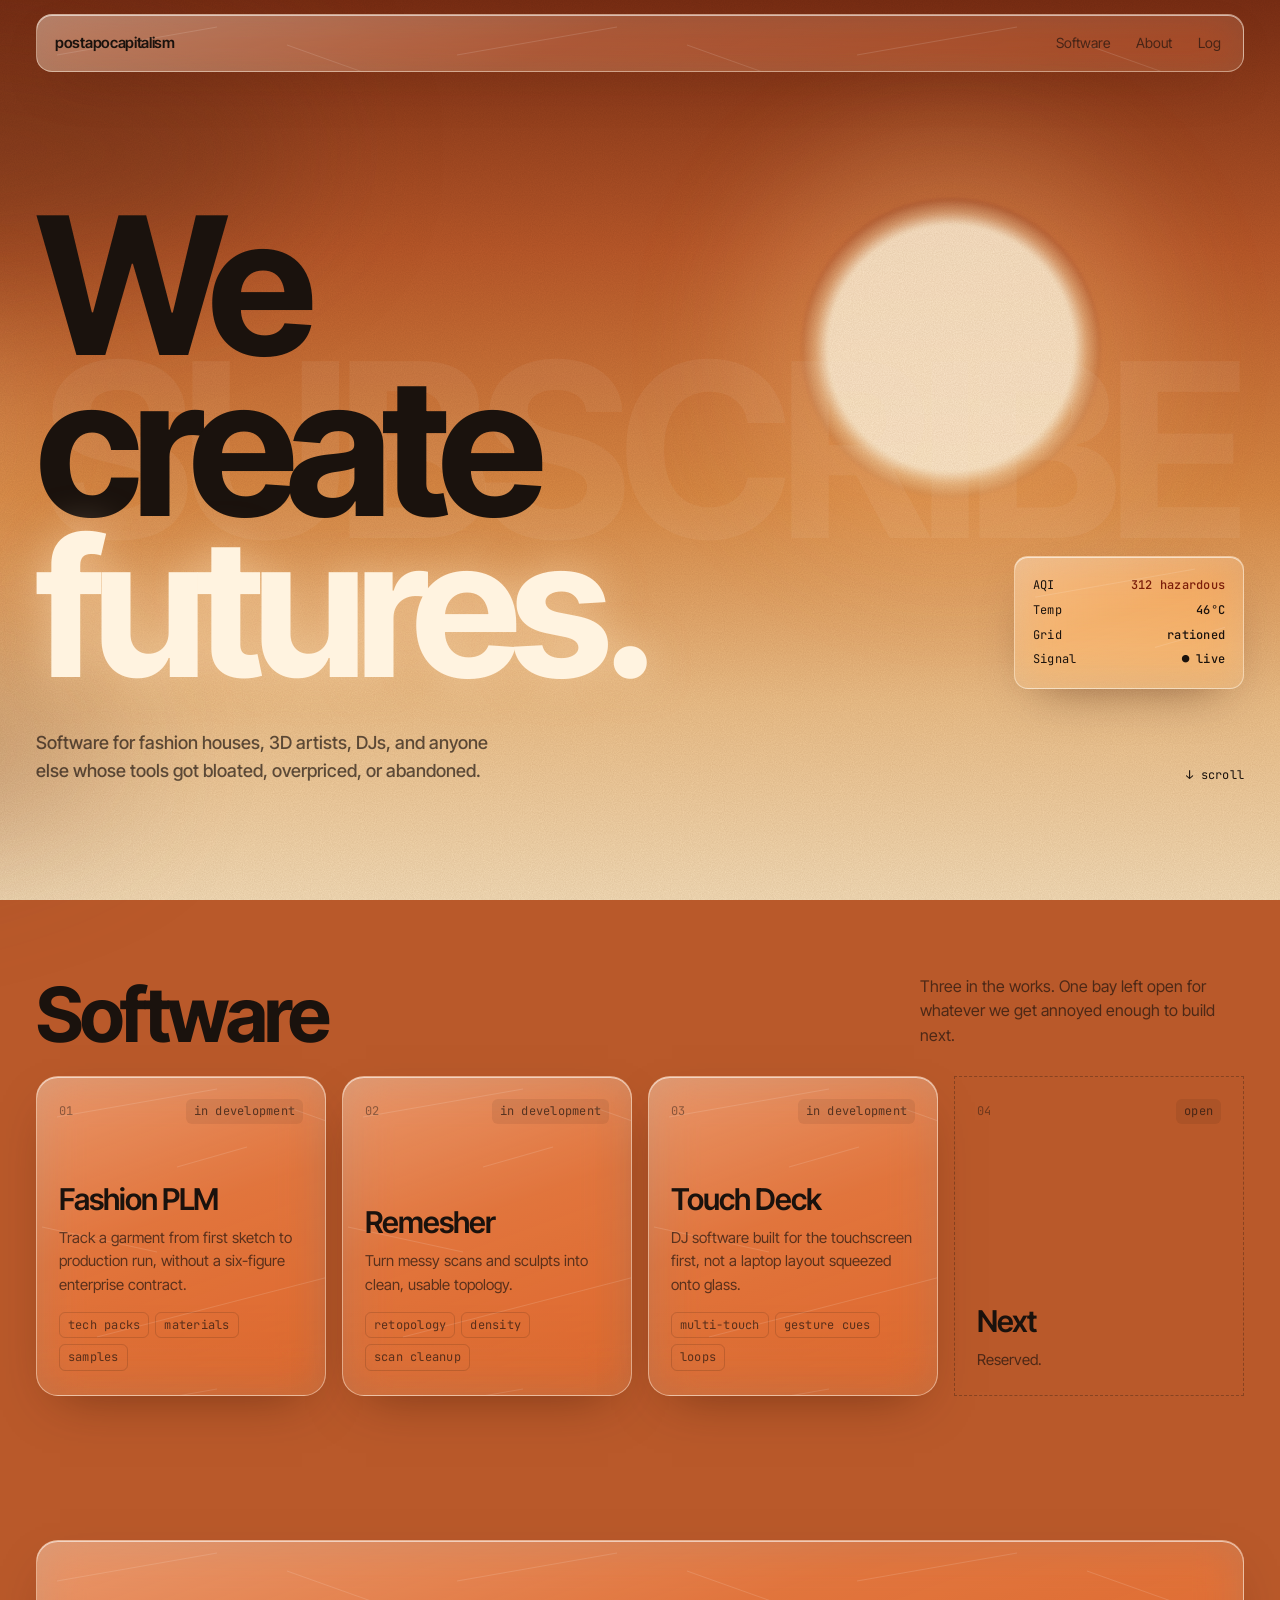
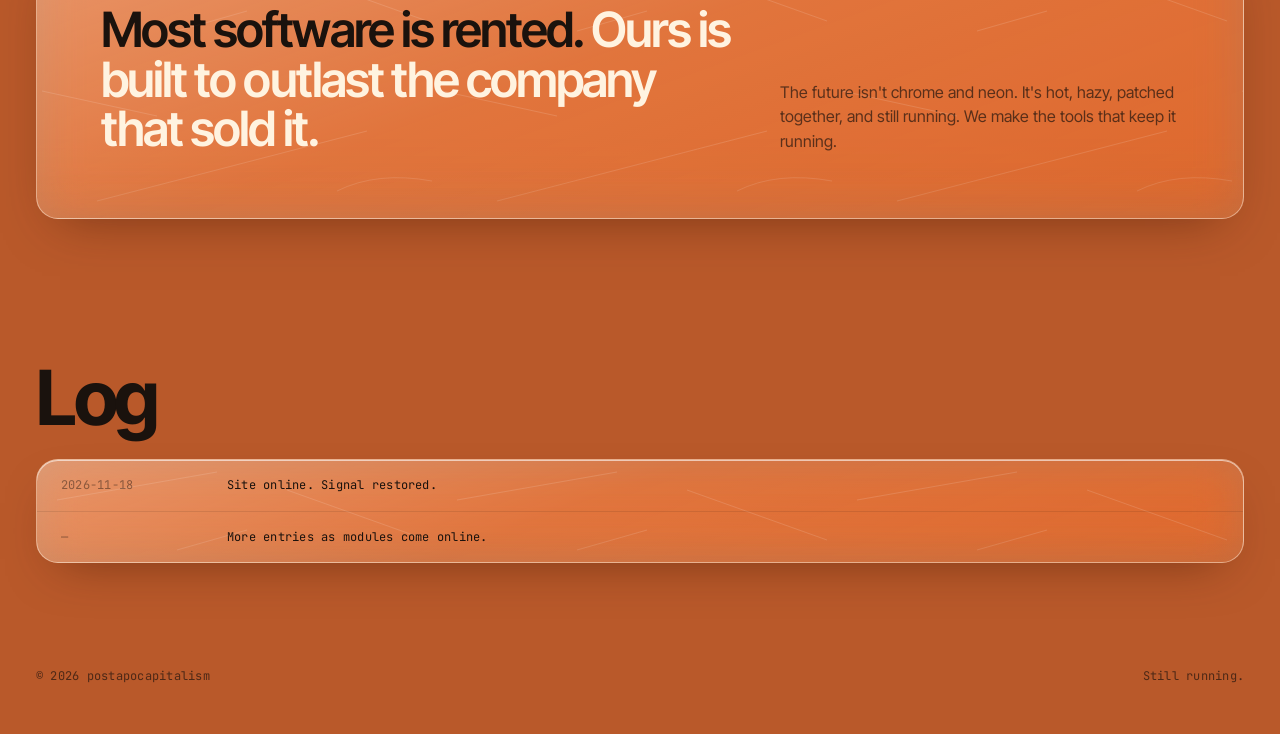
<file: archive/first-orange/index.html>
<!doctype html>
<html lang="en">
<head>
<meta charset="utf-8">
<meta name="viewport" content="width=device-width, initial-scale=1">
<title>postapocapitalism</title>
<meta name="description" content="postapocapitalism creates futures: fashion PLM, mesh tools, touchscreen DJ decks, and whatever comes next.">
<meta name="theme-color" content="#b9592a">
<link rel="icon" href="data:image/svg+xml,%3Csvg xmlns='http://www.w3.org/2000/svg' viewBox='0 0 32 32'%3E%3Crect width='32' height='32' rx='8' fill='%23b9592a'/%3E%3Ccircle cx='16' cy='17' r='8' fill='%23ffe3b8'/%3E%3C/svg%3E">
<link rel="preconnect" href="https://fonts.googleapis.com">
<link rel="preconnect" href="https://fonts.gstatic.com" crossorigin>
<link href="https://fonts.googleapis.com/css2?family=Inter+Tight:wght@400;500;600;700&family=JetBrains+Mono:wght@400;500&display=swap" rel="stylesheet">
<style>
  :root {
    /* wildfire-smoke sky, top to horizon */
    --sky-1: #7a2e14;
    --sky-2: #b9592a;
    --sky-3: #d98a45;
    --sky-4: #ecc08a;
    --haze:  #f3dcb8;
    --sun:   #fff1d6;
    --ink: #1a120d;
    --ink-soft: rgba(26, 18, 13, .68);
    --ink-faint: rgba(26, 18, 13, .45);
    --glass: rgba(255, 240, 220, .22);
    --glass-hi: rgba(255, 245, 230, .42);
    --sans: "Inter Tight", system-ui, -apple-system, sans-serif;
    --mono: "JetBrains Mono", ui-monospace, monospace;
    --r: 22px;
  }
  * { box-sizing: border-box; margin: 0; padding: 0; }
  html { scroll-behavior: smooth; }
  body {
    color: var(--ink);
    font: 400 16px/1.55 var(--sans);
    -webkit-font-smoothing: antialiased;
    background: var(--sky-2);
    overflow-x: hidden;
  }
  a { color: inherit; text-decoration: none; }
  .wrap { max-width: 1240px; margin: 0 auto; padding: 0 16px; }
  .mono { font-family: var(--mono); font-size: 12px; letter-spacing: .02em; }

  /* ---------- sky ---------- */
  .sky {
    position: fixed; inset: 0; z-index: -3; pointer-events: none;
    background: linear-gradient(180deg, var(--sky-1) 0%, var(--sky-2) 28%, var(--sky-3) 55%, var(--sky-4) 78%, var(--haze) 100%);
  }
  .sun { /* flat disc you can stare at through the smoke */
    position: fixed; z-index: -2; pointer-events: none;
    width: min(34vmin, 300px); aspect-ratio: 1; border-radius: 50%;
    right: 14vw; top: 22vh;
    background: radial-gradient(circle, var(--sun) 0 58%, rgba(255,226,180,.55) 64%, transparent 72%);
    filter: blur(1.5px);
    box-shadow: 0 0 120px 60px rgba(255, 190, 120, .35);
    opacity: .9;
  }
  .smoke { position: fixed; inset: -10%; z-index: -2; pointer-events: none; overflow: hidden; }
  .smoke i {
    position: absolute; border-radius: 50%; filter: blur(70px);
    background: rgba(90, 40, 20, .35);
    animation: roll 70s linear infinite;
  }
  .smoke i:nth-child(1) { width: 70vw; height: 30vh; top: 10%; left: -30%; }
  .smoke i:nth-child(2) { width: 60vw; height: 24vh; top: 38%; left: -40%; background: rgba(255, 220, 170, .25); animation-duration: 95s; animation-delay: -40s; }
  .smoke i:nth-child(3) { width: 80vw; height: 28vh; top: 66%; left: -50%; background: rgba(110, 50, 25, .25); animation-duration: 120s; animation-delay: -70s; }
  @keyframes roll { to { transform: translateX(170vw); } }
  .grain {
    position: fixed; inset: 0; z-index: -1; pointer-events: none; opacity: .5; mix-blend-mode: multiply;
    background: url("data:image/svg+xml,%3Csvg xmlns='http://www.w3.org/2000/svg' width='180' height='180'%3E%3Cfilter id='n'%3E%3CfeTurbulence type='fractalNoise' baseFrequency='.9' numOctaves='3' stitchTiles='stitch'/%3E%3CfeColorMatrix values='0 0 0 0 .3 0 0 0 0 .15 0 0 0 0 .05 0 0 0 .35 0'/%3E%3C/filter%3E%3Crect width='100%25' height='100%25' filter='url(%23n)'/%3E%3C/svg%3E");
  }
  /* an old ad, burned into the screen */
  .burn {
    position: fixed; z-index: -1; pointer-events: none; left: 50%; top: 50%; transform: translate(-50%, -50%);
    font: 700 clamp(80px, 19vw, 300px)/1 var(--sans); letter-spacing: -.05em; white-space: nowrap;
    color: rgba(255, 245, 225, .07);
  }

  /* ---------- weathered glass ---------- */
  .glass {
    position: relative;
    background: linear-gradient(160deg, var(--glass-hi), var(--glass) 45%, rgba(255,240,220,.14));
    backdrop-filter: blur(22px) saturate(140%);
    -webkit-backdrop-filter: blur(22px) saturate(140%);
    border-radius: var(--r);
    border: 1px solid rgba(255, 245, 230, .45);
    box-shadow: inset 0 1px 0 rgba(255,255,255,.6), 0 20px 50px -24px rgba(60, 20, 5, .55);
    overflow: hidden;
  }
  .glass::after { /* scratches + settled dust */
    content: ""; position: absolute; inset: 0; pointer-events: none; border-radius: inherit; opacity: .28; mix-blend-mode: soft-light;
    background:
      linear-gradient(to top, rgba(120, 70, 30, .18), transparent 30%),
      url("data:image/svg+xml,%3Csvg xmlns='http://www.w3.org/2000/svg' width='400' height='300'%3E%3Cg stroke='%23fff' stroke-width='.6' fill='none' opacity='.8'%3E%3Cpath d='M20 40 L180 12'/%3E%3Cpath d='M60 260 L330 190'/%3E%3Cpath d='M250 30 L390 80'/%3E%3Cpath d='M5 150 L120 175'/%3E%3Cpath d='M300 250 Q340 230 395 240'/%3E%3Cpath d='M140 90 L210 70'/%3E%3C/g%3E%3C/svg%3E");
    background-size: 100% 100%, 400px 300px;
  }

  /* ---------- nav ---------- */
  .nav { position: sticky; top: 14px; z-index: 10; margin-top: 14px; }
  .nav .glass { --r: 16px; display: flex; justify-content: space-between; align-items: center; gap: 16px; padding: 10px 10px 10px 18px; }
  .brand { font-weight: 600; letter-spacing: -.02em; font-size: 15px; }
  .nav nav { display: flex; gap: 2px; font-size: 14px; }
  .nav nav a { padding: 7px 12px; border-radius: 10px; color: var(--ink-soft); transition: background .2s, color .2s; }
  .nav nav a:hover { background: rgba(255,245,230,.35); color: var(--ink); }

  /* ---------- hero ---------- */
  .hero { min-height: calc(100svh - 70px); display: flex; flex-direction: column; justify-content: center; padding: 48px 0 32px; }
  .hero .wrap { width: 100%; display: grid; grid-template-columns: 1fr auto; align-items: end; gap: 32px; }
  h1 {
    font-weight: 700;
    font-size: clamp(64px, 15vw, 210px);
    line-height: .84; letter-spacing: -.055em;
    color: var(--ink);
  }
  h1 span { display: block; }
  h1 span:last-child { color: #fff3e0; text-shadow: 0 0 40px rgba(255, 230, 190, .5); }
  .readout { padding: 16px 18px; min-width: 230px; --r: 14px; }
  .readout div { display: flex; justify-content: space-between; gap: 24px; padding: 3px 0; }
  .readout b { font-weight: 500; }
  .readout .warn { color: #7a1d0a; }
  .readout .blink { animation: blink 1.6s steps(1) infinite; }
  @keyframes blink { 50% { opacity: .2; } }
  .hero-foot { margin-top: 40px; display: flex; justify-content: space-between; align-items: center; gap: 24px; flex-wrap: wrap; }
  .hero-foot p { max-width: 480px; font-size: 18px; color: var(--ink-soft); font-weight: 500; }

  /* ---------- sections ---------- */
  section { padding: 72px 0; }
  .sec-head { display: flex; justify-content: space-between; align-items: end; gap: 16px; margin-bottom: 28px; flex-wrap: wrap; }
  h2 { font-weight: 700; font-size: clamp(40px, 6vw, 76px); line-height: .9; letter-spacing: -.045em; }
  .sec-head p { color: var(--ink-soft); max-width: 36ch; }

  .modules { display: grid; grid-template-columns: repeat(auto-fit, minmax(250px, 1fr)); gap: 16px; }
  .mod { padding: 22px 22px 24px; display: flex; flex-direction: column; min-height: 320px; transition: transform .3s cubic-bezier(.2,.8,.2,1); }
  .mod:hover { transform: translateY(-5px); }
  .mod-top { display: flex; justify-content: space-between; align-items: center; color: var(--ink-faint); }
  .tag { padding: 3px 8px; border-radius: 6px; background: rgba(26,18,13,.08); color: var(--ink-soft); }
  .mod h3 { font-size: 30px; font-weight: 600; letter-spacing: -.035em; line-height: 1; margin: auto 0 12px; padding-top: 56px; }
  .mod p { color: var(--ink-soft); font-size: 15px; }
  .mod ul { list-style: none; margin-top: 16px; display: flex; flex-wrap: wrap; gap: 6px; }
  .mod li { padding: 3px 8px; border-radius: 6px; border: 1px solid rgba(26,18,13,.15); color: var(--ink-soft); }
  .mod.empty { background: transparent; backdrop-filter: none; -webkit-backdrop-filter: none; box-shadow: none; border: 1px dashed rgba(26,18,13,.3); }
  .mod.empty::after { display: none; }

  .about { padding: clamp(28px, 5vw, 64px); display: grid; grid-template-columns: 1.6fr 1fr; gap: 40px; align-items: end; }
  .about blockquote { font-size: clamp(28px, 3.8vw, 50px); font-weight: 600; line-height: 1.02; letter-spacing: -.04em; }
  .about blockquote span { color: #fff3e0; }
  .about .side { color: var(--ink-soft); }

  .log div { display: grid; grid-template-columns: 150px 1fr; gap: 16px; padding: 16px 24px; border-bottom: 1px solid rgba(26,18,13,.1); }
  .log div:last-child { border-bottom: 0; }
  .log time { color: var(--ink-faint); }

  footer { padding: 32px 0 48px; }
  footer .wrap { display: flex; justify-content: space-between; gap: 16px; flex-wrap: wrap; color: var(--ink-soft); }

  @media (max-width: 760px) {
    .hero .wrap { grid-template-columns: 1fr; }
    h1 { font-size: 24vw; }
    .readout { min-width: 0; }
    .about { grid-template-columns: 1fr; }
    .log div { grid-template-columns: 1fr; gap: 2px; }
    .nav nav a { padding: 7px 8px; }
    .sun { right: -6vw; top: 12vh; }
  }
  @media (prefers-reduced-motion: reduce) { * { animation: none !important; transition: none !important; } }
</style>
</head>
<body>

<div class="sky" aria-hidden="true"></div>
<div class="sun" aria-hidden="true"></div>
<div class="smoke" aria-hidden="true"><i></i><i></i><i></i></div>
<div class="burn" aria-hidden="true">SUBSCRIBE</div>
<div class="grain" aria-hidden="true"></div>

<div class="wrap nav">
  <div class="glass">
    <a href="#" class="brand">postapocapitalism</a>
    <nav>
      <a href="#modules">Software</a>
      <a href="#about">About</a>
      <a href="#log">Log</a>
    </nav>
  </div>
</div>

<header class="hero">
  <div class="wrap">
    <h1><span>We</span><span>create</span><span>futures.</span></h1>
    <div class="readout glass mono" aria-label="Local conditions">
      <div><span>AQI</span><b class="warn">312 hazardous</b></div>
      <div><span>Temp</span><b>46°C</b></div>
      <div><span>Grid</span><b>rationed</b></div>
      <div><span>Signal</span><b class="blink">● live</b></div>
    </div>
  </div>
  <div class="wrap hero-foot">
    <p>Software for fashion houses, 3D artists, DJs, and anyone else whose tools got bloated, overpriced, or abandoned.</p>
    <a href="#modules" class="mono">↓ scroll</a>
  </div>
</header>

<main>
  <section id="modules">
    <div class="wrap">
      <div class="sec-head">
        <h2>Software</h2>
        <p>Three in the works. One bay left open for whatever we get annoyed enough to build next.</p>
      </div>
      <div class="modules">
        <article class="mod glass">
          <div class="mod-top mono"><span>01</span><span class="tag">in development</span></div>
          <h3>Fashion PLM</h3>
          <p>Track a garment from first sketch to production run, without a six-figure enterprise contract.</p>
          <ul class="mono"><li>tech packs</li><li>materials</li><li>samples</li></ul>
        </article>
        <article class="mod glass">
          <div class="mod-top mono"><span>02</span><span class="tag">in development</span></div>
          <h3>Remesher</h3>
          <p>Turn messy scans and sculpts into clean, usable topology.</p>
          <ul class="mono"><li>retopology</li><li>density</li><li>scan cleanup</li></ul>
        </article>
        <article class="mod glass">
          <div class="mod-top mono"><span>03</span><span class="tag">in development</span></div>
          <h3>Touch Deck</h3>
          <p>DJ software built for the touchscreen first, not a laptop layout squeezed onto glass.</p>
          <ul class="mono"><li>multi-touch</li><li>gesture cues</li><li>loops</li></ul>
        </article>
        <article class="mod empty">
          <div class="mod-top mono"><span>04</span><span class="tag">open</span></div>
          <h3>Next</h3>
          <p>Reserved.</p>
        </article>
      </div>
    </div>
  </section>

  <section id="about">
    <div class="wrap">
      <div class="about glass">
        <blockquote>Most software is rented. <span>Ours is built to outlast the company that sold it.</span></blockquote>
        <p class="side">The future isn't chrome and neon. It's hot, hazy, patched together, and still running. We make the tools that keep it running.</p>
      </div>
    </div>
  </section>

  <section id="log">
    <div class="wrap">
      <div class="sec-head"><h2>Log</h2></div>
      <div class="log glass mono">
        <div><time datetime="2026-11-18">2026-11-18</time><span>Site online. Signal restored.</span></div>
        <div><time>—</time><span>More entries as modules come online.</span></div>
      </div>
    </div>
  </section>
</main>

<footer>
  <div class="wrap mono">
    <span>© <span id="yr">2026</span> postapocapitalism</span>
    <span>Still running.</span>
  </div>
</footer>

<script>document.getElementById("yr").textContent = new Date().getFullYear();</script>
</body>
</html>
</file>
<file: product.css>
/* product pages (/sc3ne/, /r3mesher/, /cad3t/). The home page is still one self-contained file; these share this sheet.
   Same tokens, sky, sun, nav and type as index.html, but plain CSS glass: no liquid-glass refraction, no WebGL, no VSCROLL.
   They're for reading (and for search engines), so they stay light. */
:root {
  --sky-1: #7a2e14; --sky-2: #b9592a; --sky-3: #d98a45; --sky-4: #ecc08a; --haze: #f3dcb8; --sun: #fff1d6;
  --ink: #1a120d;
  --ink-soft: rgba(26, 18, 13, .7);
  --ink-dim: rgba(26, 18, 13, .45);
  --ink-line: rgba(26, 18, 13, .28);
  --light: #fff3e0;
  --edge: rgba(255, 245, 230, .5);
  --hud: "Chakra Petch", ui-monospace, monospace;
  --sans: "Inter Tight", system-ui, -apple-system, sans-serif;
}
* { box-sizing: border-box; margin: 0; padding: 0; }
html { scroll-behavior: smooth; }
body { color: var(--ink); font: 500 16px/1.55 var(--sans); -webkit-font-smoothing: antialiased; background: var(--sky-2); overflow-x: hidden; }
a { color: inherit; }
.wrap { max-width: 1180px; margin: 0 auto; padding: 0 16px; }
.hud { font-family: var(--hud); font-size: 11px; letter-spacing: .14em; text-transform: uppercase; }

/* sky and sun: copied from index.html */
.sky { position: fixed; inset: 0; z-index: -4; pointer-events: none;
  background: linear-gradient(180deg, var(--sky-1) 0%, var(--sky-2) 28%, var(--sky-3) 55%, var(--sky-4) 78%, var(--haze) 100%); }
.sun { position: fixed; z-index: -3; pointer-events: none; width: min(34vmin, 300px); aspect-ratio: 1; border-radius: 50%; right: 14vw; top: 20vh;
  background: radial-gradient(circle, var(--sun) 0 58%, rgba(255,226,180,.55) 64%, transparent 72%); filter: blur(1.5px);
  box-shadow: 0 0 120px 60px rgba(255, 190, 120, .35); opacity: .9; }
.edge { position: fixed; left: 0; right: 0; height: 2px; z-index: -4; }
.edge.t { top: 0; background-color: var(--sky-1); }
.edge.b { bottom: 0; background-color: var(--haze); }
body::after { content: ""; position: fixed; inset: 0; z-index: -1; pointer-events: none; mix-blend-mode: multiply; background: rgb(246, 242, 239); }

.glass { position: relative; border-radius: var(--r, 18px);
  background: linear-gradient(160deg, rgba(255,248,238,.16), rgba(255,240,220,.05) 45%, rgba(255,240,220,.09));
  backdrop-filter: blur(3px) brightness(1.04); -webkit-backdrop-filter: blur(3px) brightness(1.04);
  box-shadow: inset 0 1px 0 rgba(255,250,240,.35), inset 0 0 24px rgba(255,250,240,.08), 0 18px 44px -22px rgba(60, 20, 5, .5); }

.dot { display: inline-block; width: 6px; height: 6px; border-radius: 50%; background: var(--light); box-shadow: 0 0 8px var(--light); margin-right: 9px; position: relative; top: -.12em; }
.dot.live { animation: pulse 1.8s ease-in-out infinite; }
.dot.live::after { content: ""; position: absolute; inset: -1px; border-radius: 50%; border: 1px solid var(--light); animation: ripple 1.8s ease-out infinite; }
@keyframes pulse { 50% { opacity: .55; } }
@keyframes ripple { from { transform: scale(1); opacity: .8; } to { transform: scale(3.2); opacity: 0; } }
.beta { display: inline-block; padding: 3px 7px 2px; border: 1px solid var(--ink-line); border-radius: 5px; color: var(--ink-dim); font-size: 10px; letter-spacing: .16em; line-height: 1.2; }

/* nav */
.nav { position: sticky; top: 14px; z-index: 10; margin-top: 14px; }
.nav .glass { --r: 14px; display: flex; justify-content: space-between; align-items: center; gap: 16px; padding: 9px 10px 9px 16px; }
.brand { display: flex; align-items: center; gap: 9px; font-weight: 700; letter-spacing: -.02em; font-size: 15px; text-decoration: none; }
.brand svg { width: 20px; height: 20px; }
.nav nav { display: flex; gap: 2px; }
.nav nav a { padding: 7px 11px; border-radius: 9px; color: var(--ink-soft); text-decoration: none; transition: background .2s, color .2s; }
.nav nav a:hover { background: rgba(255,245,230,.35); color: var(--ink); }
.nav nav a[aria-current] { color: var(--ink); background: rgba(255,245,230,.28); }

/* hero */
.p-hero { padding: 72px 0 40px; }
.p-meta { display: flex; gap: 22px; flex-wrap: wrap; color: var(--ink-dim); margin-bottom: 22px; }
.p-meta b { color: var(--ink); font-weight: 500; }
.p-meta span { display: inline-flex; align-items: center; }
.p-hero h1 { font-weight: 700; font-size: clamp(72px, 14vw, 188px); line-height: .84; letter-spacing: -.055em; }
.p-hero h1 .three { color: var(--light); text-shadow: 0 0 40px rgba(255, 230, 190, .55); }
.p-kind { margin-top: 22px; color: var(--ink-soft); }
.p-lede { margin-top: 18px; max-width: 760px; font-size: clamp(22px, 2.6vw, 30px); line-height: 1.22; letter-spacing: -.02em; font-weight: 600; }
.p-intro { margin-top: 20px; max-width: 700px; font-size: 18px; color: var(--ink-soft); }
.aka { margin-top: 14px; color: var(--ink-dim); font-size: 14px; }

/* spec strip */
.spec { --r: 16px; margin-top: 36px; display: grid; grid-template-columns: repeat(4, minmax(0, 1fr)); }
.spec > div { padding: 16px 18px; border-left: 1px dotted var(--ink-line); }
.spec > div:first-child { border-left: 0; }
.spec .k { display: block; color: var(--ink-dim); margin-bottom: 6px; }
.spec .v { font-size: 15px; line-height: 1.35; }

/* sections */
section { padding: 64px 0 8px; }
.sec-head { display: flex; justify-content: space-between; align-items: end; gap: 16px; margin-bottom: 26px; flex-wrap: wrap; }
h2 { font-weight: 800; font-size: clamp(40px, 6vw, 76px); line-height: .88; letter-spacing: -.05em; }
.sec-head .hud { color: var(--ink-soft); }

.features { display: grid; grid-template-columns: repeat(3, minmax(0, 1fr)); gap: 16px; }
.feat { padding: 20px 20px 22px; }
.feat .n { display: block; color: var(--ink-dim); margin-bottom: 12px; }
.feat h3 { font-size: 22px; font-weight: 700; letter-spacing: -.03em; line-height: 1.1; margin-bottom: 10px; }
.feat p { color: var(--ink-soft); font-size: 15px; }

.steps { --r: 16px; list-style: none; counter-reset: s; }
.steps li { counter-increment: s; display: grid; grid-template-columns: 56px 220px 1fr; gap: 16px; align-items: baseline; padding: 16px 18px; border-bottom: 1px dotted var(--ink-line); }
.steps li:last-child { border-bottom: 0; }
.steps li::before { content: counter(s, decimal-leading-zero); font: 500 11px var(--hud); letter-spacing: .14em; color: var(--ink-dim); }
.steps b { font-weight: 700; font-size: 17px; letter-spacing: -.02em; }
.steps span { color: var(--ink-soft); font-size: 15px; }

.formats { display: grid; grid-template-columns: 1fr 1fr; gap: 16px; }
.formats .glass { padding: 18px 20px 20px; }
.formats .k { display: block; color: var(--ink-dim); margin-bottom: 12px; }
.chips { display: flex; flex-wrap: wrap; gap: 8px; list-style: none; }
.chips li { font: 500 12px var(--hud); letter-spacing: .08em; padding: 6px 10px 5px; border-radius: 8px; border: 1px solid var(--ink-line); background: rgba(255,245,230,.16); }

.status { --r: 16px; padding: 22px 22px 24px; }
.status ul { list-style: none; display: grid; gap: 12px; }
.status li { padding-left: 20px; position: relative; color: var(--ink-soft); }
.status li::before { content: ""; position: absolute; left: 2px; top: .62em; width: 6px; height: 6px; border-radius: 50%; border: 1px solid var(--ink-dim); }
.status li b { color: var(--ink); font-weight: 600; }

.faq { --r: 16px; }
.faq details { padding: 16px 20px; border-bottom: 1px dotted var(--ink-line); }
.faq details:last-child { border-bottom: 0; }
.faq summary { cursor: pointer; font-weight: 700; letter-spacing: -.015em; font-size: 17px; list-style: none; display: flex; justify-content: space-between; gap: 16px; }
.faq summary::-webkit-details-marker { display: none; }
.faq summary::after { content: "+"; font: 500 16px var(--hud); color: var(--ink-dim); }
.faq details[open] summary::after { content: "−"; }
.faq details p { margin-top: 10px; color: var(--ink-soft); max-width: 780px; }

.others { display: grid; grid-template-columns: 1fr 1fr; gap: 16px; }
.other { display: block; padding: 18px 20px 20px; text-decoration: none; }
.other .hud { color: var(--ink-dim); display: block; margin-bottom: 8px; }
.other b { display: block; font-size: 30px; letter-spacing: -.035em; line-height: 1; margin-bottom: 8px; }
.other p { color: var(--ink-soft); font-size: 15px; }
.other .go { display: block; margin-top: 12px; color: var(--ink-soft); }

footer { padding: 72px 0 44px; }
footer .bar { --r: 14px; display: flex; align-items: center; gap: 14px; padding: 9px 14px; }
footer .bar .id { padding-right: 14px; border-right: 1px solid var(--ink-line); color: var(--ink-dim); }
footer .bar .sp { flex: 1; }
footer .meta { display: flex; justify-content: space-between; gap: 16px; flex-wrap: wrap; margin-top: 18px; color: var(--ink-soft); }
footer .meta a { text-decoration: none; }
footer .meta a:hover { color: var(--ink); }
footer .links { display: flex; gap: 18px; flex-wrap: wrap; }

@media (max-width: 900px) {
  .features { grid-template-columns: 1fr 1fr; }
  .spec { grid-template-columns: 1fr 1fr; }
  .spec > div:nth-child(3) { border-left: 0; }
  .spec > div:nth-child(n+3) { border-top: 1px dotted var(--ink-line); }
  .steps li { grid-template-columns: 44px 1fr; }
  .steps li span { grid-column: 2; }
}
@media (max-width: 640px) {
  .nav nav a { padding: 7px 7px; }
  .brand .wm { display: none; }
  .sun { right: -6vw; top: 12vh; }
  .p-hero { padding-top: 48px; }
  .p-hero h1 { font-size: 22vw; }
  .features, .formats, .others { grid-template-columns: 1fr; }
  .p-intro { font-size: 17px; }
}
@media (prefers-reduced-motion: reduce) { *, *::before, *::after { animation: none !important; transition: none !important; } }
</file>
